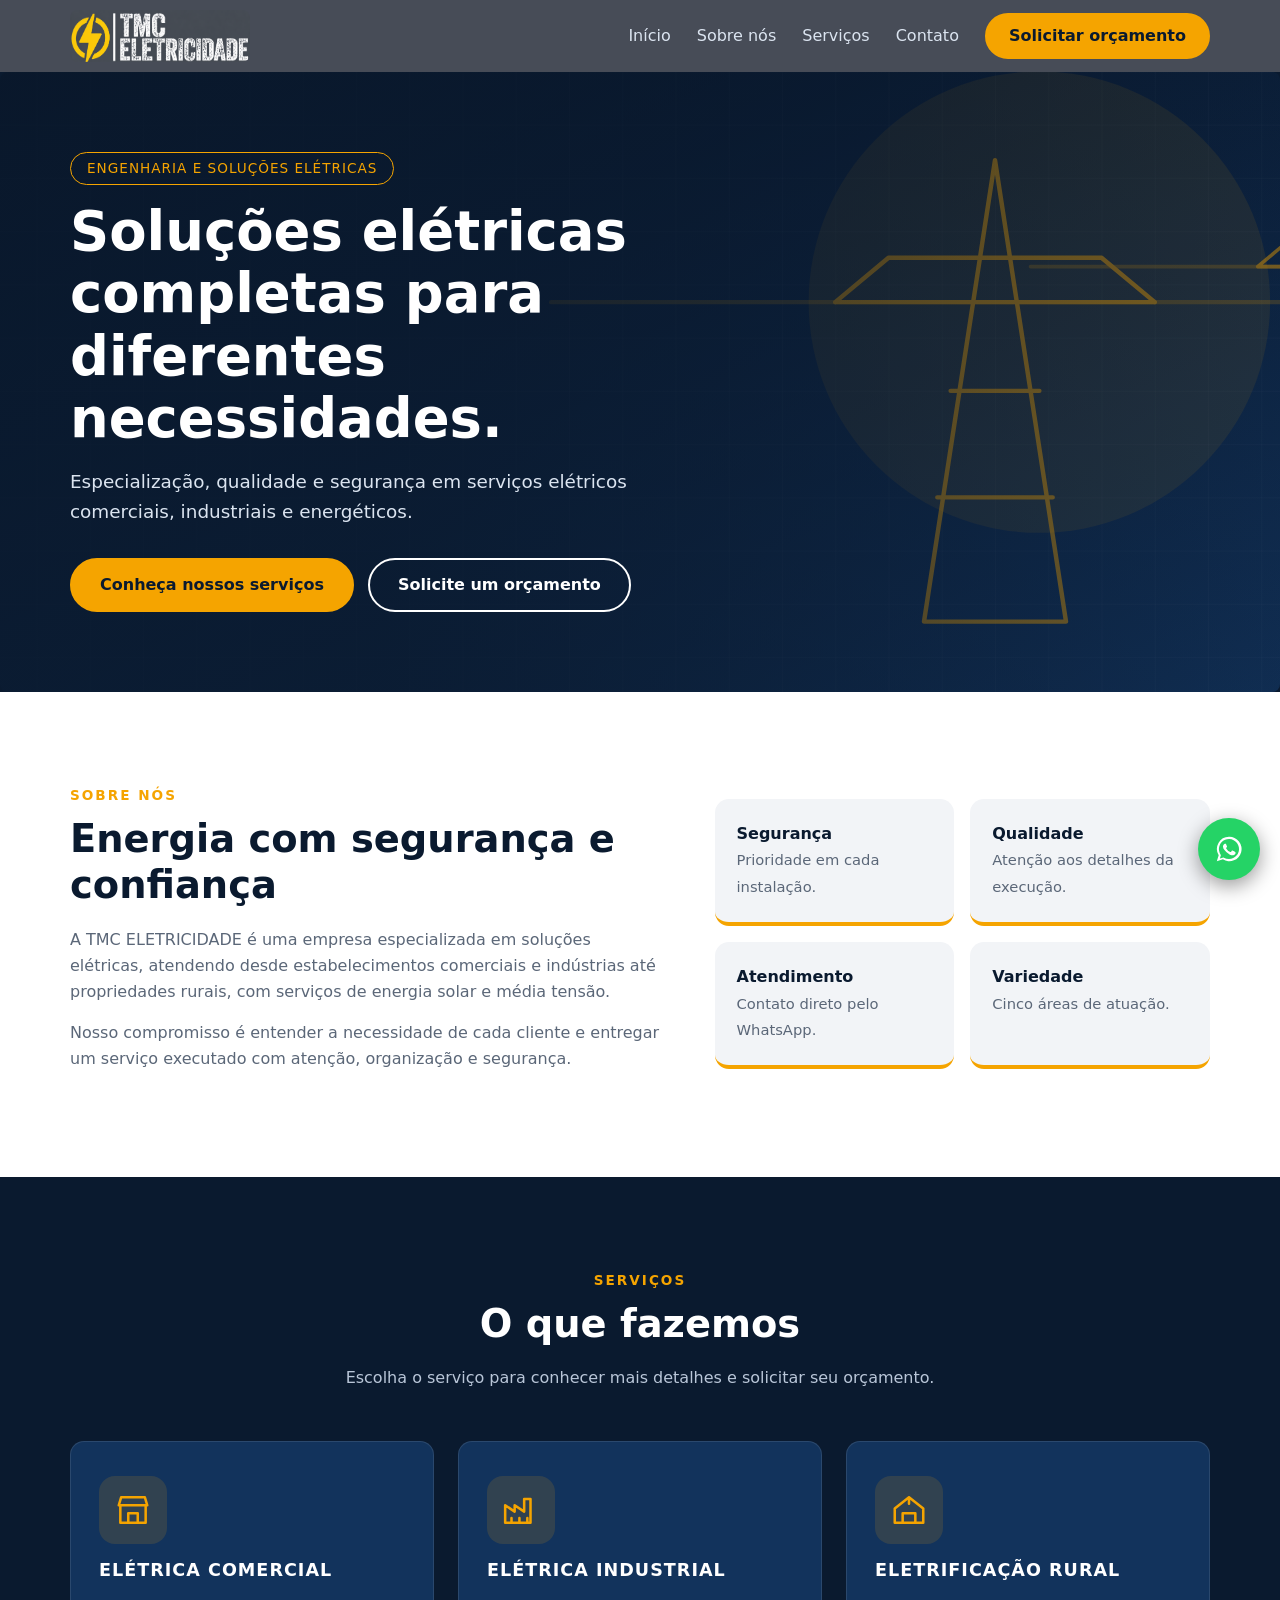
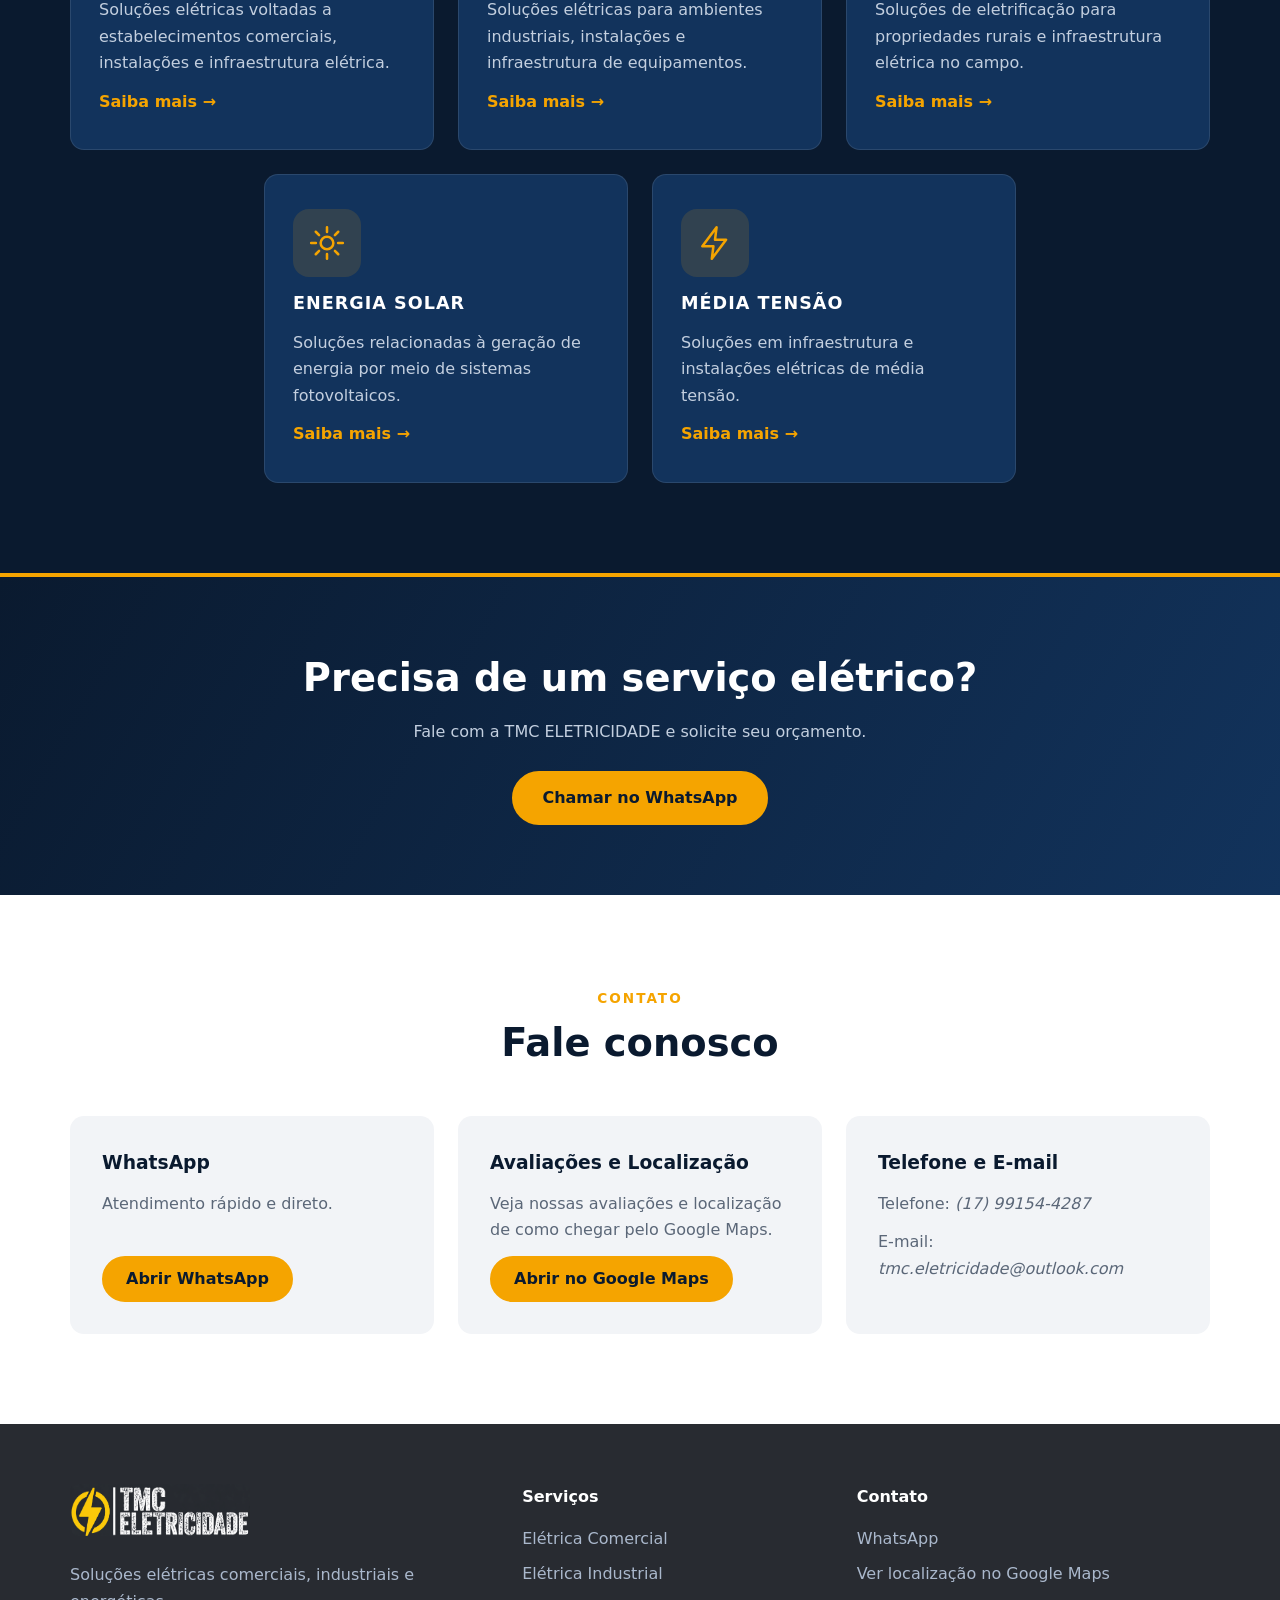
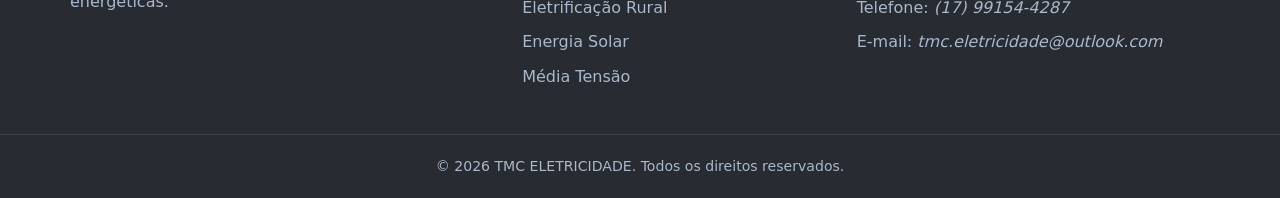
<file: index.html>
<!DOCTYPE html>
<html lang="pt-BR">

<head>
    <meta charset="UTF-8">
    <meta name="viewport" content="width=device-width, initial-scale=1">
    <title>TMC ELETRICIDADE | Soluções elétricas comerciais, industriais e energéticas</title>
    <meta name="description"
        content="TMC ELETRICIDADE: soluções elétricas completas — elétrica comercial, industrial, eletrificação rural, energia solar e média tensão. Solicite seu orçamento pelo WhatsApp.">
    <meta name="theme-color" content="#0a1a2f">
    <link rel="icon" href="img/logo.svg" type="image/svg+xml">
    <link rel="stylesheet" href="css/style.css">
</head>

<body data-page="home">
    <a class="skip" href="#main">Ir para o conteúdo</a>
    <header class="header" id="topo">
        <div class="container nav">
            <a class="logo" href="index.html" aria-label="TMC Eletricidade - página inicial"><img src="img/Logo TMC Eletricidade em Cinza Carvão.png"
                    width="180" height="52" alt="logo"></a>
            <button class="burger" id="burger" aria-label="Abrir menu" aria-expanded="false"
                aria-controls="menu"><span></span><span></span><span></span></button>
            <nav id="menu" class="menu" aria-label="Principal">
                <a href="index.html">Início</a><a href="#sobre">Sobre nós</a><a href="#servicos">Serviços</a><a
                    href="#contato">Contato</a>
                <a class="btn btn-sm" href="#" data-wa>Solicitar orçamento</a>
            </nav>
        </div>
    </header>
    <main id="main">
        <section class="hero" id="inicio"><img class="hero-bg" src="img/banner-principal.svg"
                alt="Ilustração de torres de energia e rede elétrica ao entardecer" fetchpriority="high">
            <div class="container hero-in"><span class="tag">Engenharia e soluções elétricas</span>
                <h1>Soluções elétricas completas para diferentes necessidades.</h1>
                <p>Especialização, qualidade e segurança em serviços elétricos comerciais, industriais e energéticos.
                </p>
                <div class="actions"><a class="btn" href="#servicos">Conheça nossos serviços</a><a class="btn btn-ghost"
                        href="#" data-wa>Solicite um orçamento</a></div>
            </div>
        </section>
        <section class="section" id="sobre">
            <div class="container about">
                <div><span class="eyebrow">Sobre nós</span>
                    <h2>Energia com segurança e confiança</h2>
                    <!-- EDITAR: texto institucional. Adicione tempo de mercado, certificações etc. somente quando confirmados. -->
                    <p>A TMC ELETRICIDADE é uma empresa especializada em soluções elétricas, atendendo desde
                        estabelecimentos comerciais e indústrias até propriedades rurais, com serviços de energia solar
                        e média tensão.</p>
                    <p>Nosso compromisso é entender a necessidade de cada cliente e entregar um serviço executado com
                        atenção, organização e segurança.</p>
                </div>
                <ul class="values">
                    <li><b>Segurança</b><span>Prioridade em cada instalação.</span></li>
                    <li><b>Qualidade</b><span>Atenção aos detalhes da execução.</span></li>
                    <li><b>Atendimento</b><span>Contato direto pelo WhatsApp.</span></li>
                    <li><b>Variedade</b><span>Cinco áreas de atuação.</span></li>
                </ul>
            </div>
        </section>
        <section class="section dark" id="servicos">
            <div class="container">
                <div class="head"><span class="eyebrow">Serviços</span>
                    <h2>O que fazemos</h2>
                    <p>Escolha o serviço para conhecer mais detalhes e solicitar seu orçamento.</p>
                </div>
                <div class="grid">
                    <article class="card reveal">
                        <div class="card-ico"><svg class="ico" width="38" height="38" viewBox="0 0 24 24" fill="none"
                                stroke="currentColor" stroke-width="1.6" stroke-linecap="round" stroke-linejoin="round"
                                aria-hidden="true">
                                <path d="M3 9l1.5-5h15L21 9M4 9v11h16V9M9 20v-6h6v6M3 9h18" />
                            </svg></div>
                        <h3>ELÉTRICA COMERCIAL</h3>
                        <p>Soluções elétricas voltadas a estabelecimentos comerciais, instalações e infraestrutura
                            elétrica.</p><a class="link" href="eletrica-comercial.html"
                            aria-label="Saiba mais sobre Elétrica Comercial">Saiba mais <span
                                aria-hidden="true">→</span></a>
                    </article>
                    <article class="card reveal">
                        <div class="card-ico"><svg class="ico" width="38" height="38" viewBox="0 0 24 24" fill="none"
                                stroke="currentColor" stroke-width="1.6" stroke-linecap="round" stroke-linejoin="round"
                                aria-hidden="true">
                                <path d="M2 20V9l6 4V9l6 4V5h4v15zM6 20v-3M11 20v-3M16 20v-3" />
                            </svg></div>
                        <h3>ELÉTRICA INDUSTRIAL</h3>
                        <p>Soluções elétricas para ambientes industriais, instalações e infraestrutura de equipamentos.
                        </p><a class="link" href="eletrica-industrial.html"
                            aria-label="Saiba mais sobre Elétrica Industrial">Saiba mais <span
                                aria-hidden="true">→</span></a>
                    </article>
                    <article class="card reveal">
                        <div class="card-ico"><svg class="ico" width="38" height="38" viewBox="0 0 24 24" fill="none"
                                stroke="currentColor" stroke-width="1.6" stroke-linecap="round" stroke-linejoin="round"
                                aria-hidden="true">
                                <path d="M3 11l9-7 9 7v9H3zM8 20v-6h8v6M12 4v4" />
                            </svg></div>
                        <h3>ELETRIFICAÇÃO RURAL</h3>
                        <p>Soluções de eletrificação para propriedades rurais e infraestrutura elétrica no campo.</p><a
                            class="link" href="eletrificacao-rural.html"
                            aria-label="Saiba mais sobre Eletrificação Rural">Saiba mais <span
                                aria-hidden="true">→</span></a>
                    </article>
                    <article class="card reveal">
                        <div class="card-ico"><svg class="ico" width="38" height="38" viewBox="0 0 24 24" fill="none"
                                stroke="currentColor" stroke-width="1.6" stroke-linecap="round" stroke-linejoin="round"
                                aria-hidden="true">
                                <circle cx="12" cy="12" r="4" />
                                <path
                                    d="M12 2v3M12 19v3M2 12h3M19 12h3M4.9 4.9l2.1 2.1M17 17l2.1 2.1M4.9 19.1L7 17M17 7l2.1-2.1" />
                            </svg></div>
                        <h3>ENERGIA SOLAR</h3>
                        <p>Soluções relacionadas à geração de energia por meio de sistemas fotovoltaicos.</p><a
                            class="link" href="energia-solar.html" aria-label="Saiba mais sobre Energia Solar">Saiba
                            mais <span aria-hidden="true">→</span></a>
                    </article>
                    <article class="card reveal">
                        <div class="card-ico"><svg class="ico" width="38" height="38" viewBox="0 0 24 24" fill="none"
                                stroke="currentColor" stroke-width="1.6" stroke-linecap="round" stroke-linejoin="round"
                                aria-hidden="true">
                                <path d="M13 2L4 14h7l-1 8 9-12h-7z" />
                            </svg></div>
                        <h3>MÉDIA TENSÃO</h3>
                        <p>Soluções em infraestrutura e instalações elétricas de média tensão.</p><a class="link"
                            href="media-tensao.html" aria-label="Saiba mais sobre Média Tensão">Saiba mais <span
                                aria-hidden="true">→</span></a>
                    </article>
                </div>
            </div>
        </section>
        <section class="cta">
            <div class="container">
                <h2>Precisa de um serviço elétrico?</h2>
                <p>Fale com a TMC ELETRICIDADE e solicite seu orçamento.</p><a class="btn" href="#" data-wa>Chamar no
                    WhatsApp</a>
            </div>
        </section>
        <section class="section" id="contato">
            <div class="container">
                <div class="head"><span class="eyebrow">Contato</span>
                    <h2>Fale conosco</h2>
                </div>
                <div class="contact">
                    <div class="ci">
                        <h3>WhatsApp</h3>
                        <p>Atendimento rápido e direto.</p><a class="btn btn-sm" href="#" data-wa>Abrir WhatsApp</a>
                    </div>
                    <div class="ci">
                        <h3>Avaliações e Localização</h3>
                        <p>Veja nossas avaliações e localização de como chegar pelo Google Maps.</p><a class="btn btn-sm"
                            href="https://www.google.com.br/maps/place/TMC+ELETRICIDADE/@-21.1253862,-49.0166959,17z/data=!3m1!4b1!4m6!3m5!1s0x94bc1f7feafb7d2b:0xd68297fa825734a3!8m2!3d-21.1253912!4d-49.014121!16s%2Fg%2F11ry275pjq?entry=ttu&g_ep=EgoyMDI2MTAyOC4wIKXMDSoASAFQAw%3D%3D" target="_blank"
                            rel="noopener">Abrir no Google Maps</a>
                    </div>
                    <!-- EDITAR: preencha telefone e e-mail abaixo quando disponíveis -->
                    <div class="ci">
                        <h3>Telefone e E-mail</h3>
                        <p>Telefone: <em>(17) 99154-4287</em></p>
                        <p>E-mail: <em>tmc.eletricidade@outlook.com</em></p>
                    </div>
                </div>
            </div>
        </section>
    </main>
    <footer class="footer">
        <div class="container fgrid">
            <div><a class="logo" href="index.html"><img src="img/Logo_TMC_Eletricidade_fundo_282b31.png"
                    width="180" height="52" alt="logo"></a>
                    <br>
                <p>Soluções elétricas comerciais, industriais e energéticas.</p>
            </div>
            <div>
                <h3>Serviços</h3>
                <ul>
                    <li><a href="eletrica-comercial.html">Elétrica Comercial</a></li>
                    <li><a href="eletrica-industrial.html">Elétrica Industrial</a></li>
                    <li><a href="eletrificacao-rural.html">Eletrificação Rural</a></li>
                    <li><a href="energia-solar.html">Energia Solar</a></li>
                    <li><a href="media-tensao.html">Média Tensão</a></li>
                </ul>
            </div>
            <div>
                <h3>Contato</h3>
                <ul>
                    <li><a href="#" data-wa>WhatsApp</a></li>
                    <li><a href="https://www.google.com.br/maps/place/TMC+ELETRICIDADE/@-21.1253862,-49.0166959,17z/data=!3m1!4b1!4m6!3m5!1s0x94bc1f7feafb7d2b:0xd68297fa825734a3!8m2!3d-21.1253912!4d-49.014121!16s%2Fg%2F11ry275pjq?entry=ttu&g_ep=EgoyMDI2MTAyOC4wIKXMDSoASAFQAw%3D%3D" target="_blank"
                            rel="noopener">Ver localização no Google Maps</a></li>
                    <!-- EDITAR: telefone e e-mail quando disponíveis -->
                    <li>Telefone: <em>(17) 99154-4287</em></li>
                    <li>E-mail: <em>tmc.eletricidade@outlook.com</em></li>
                </ul>
            </div>
        </div>
        <div class="copy">© <span id="year">2026</span> TMC ELETRICIDADE. Todos os direitos reservados.</div>
    </footer>
    <a class="wa-float" id="waFloat" href="#" target="_blank" rel="noopener" aria-label="Falar pelo WhatsApp"><svg
            width="30" height="30" viewBox="0 0 32 32" fill="#fff" aria-hidden="true">
            <path
                d="M16 3a13 13 0 00-11 19.7L3 29l6.5-2A13 13 0 1016 3zm0 23.7a10.700 10.700 0 01-5.500-1.500l-.4-.2-3.800 1.100 1.100-3.700-.3-.4A10.700 10.700 0 1116 26.700zm5.900-8c-.3-.2-1.900-.9-2.200-1s-.5-.2-.7.200-.8 1-1 1.200-.4.200-.7.100a8.700 8.700 0 01-4.300-3.800c-.3-.6.300-.5.900-1.700.1-.2 0-.4 0-.5l-1-2.300c-.2-.6-.5-.5-.7-.5h-.6a1.200 1.200 0 00-.9.400 3.700 3.700 0 00-1.100 2.700 6.400 6.400 0 001.400 3.400 14.700 14.700 0 005.600 4.900c2.100.9 2.900.9 4 .8a3.400 3.400 0 002.200-1.500 2.700 2.700 0 00.2-1.500c-.1-.2-.3-.3-.6-.4z" />
        </svg></a>
    <script src="js/script.js"></script>
</body>

</html>
</file>
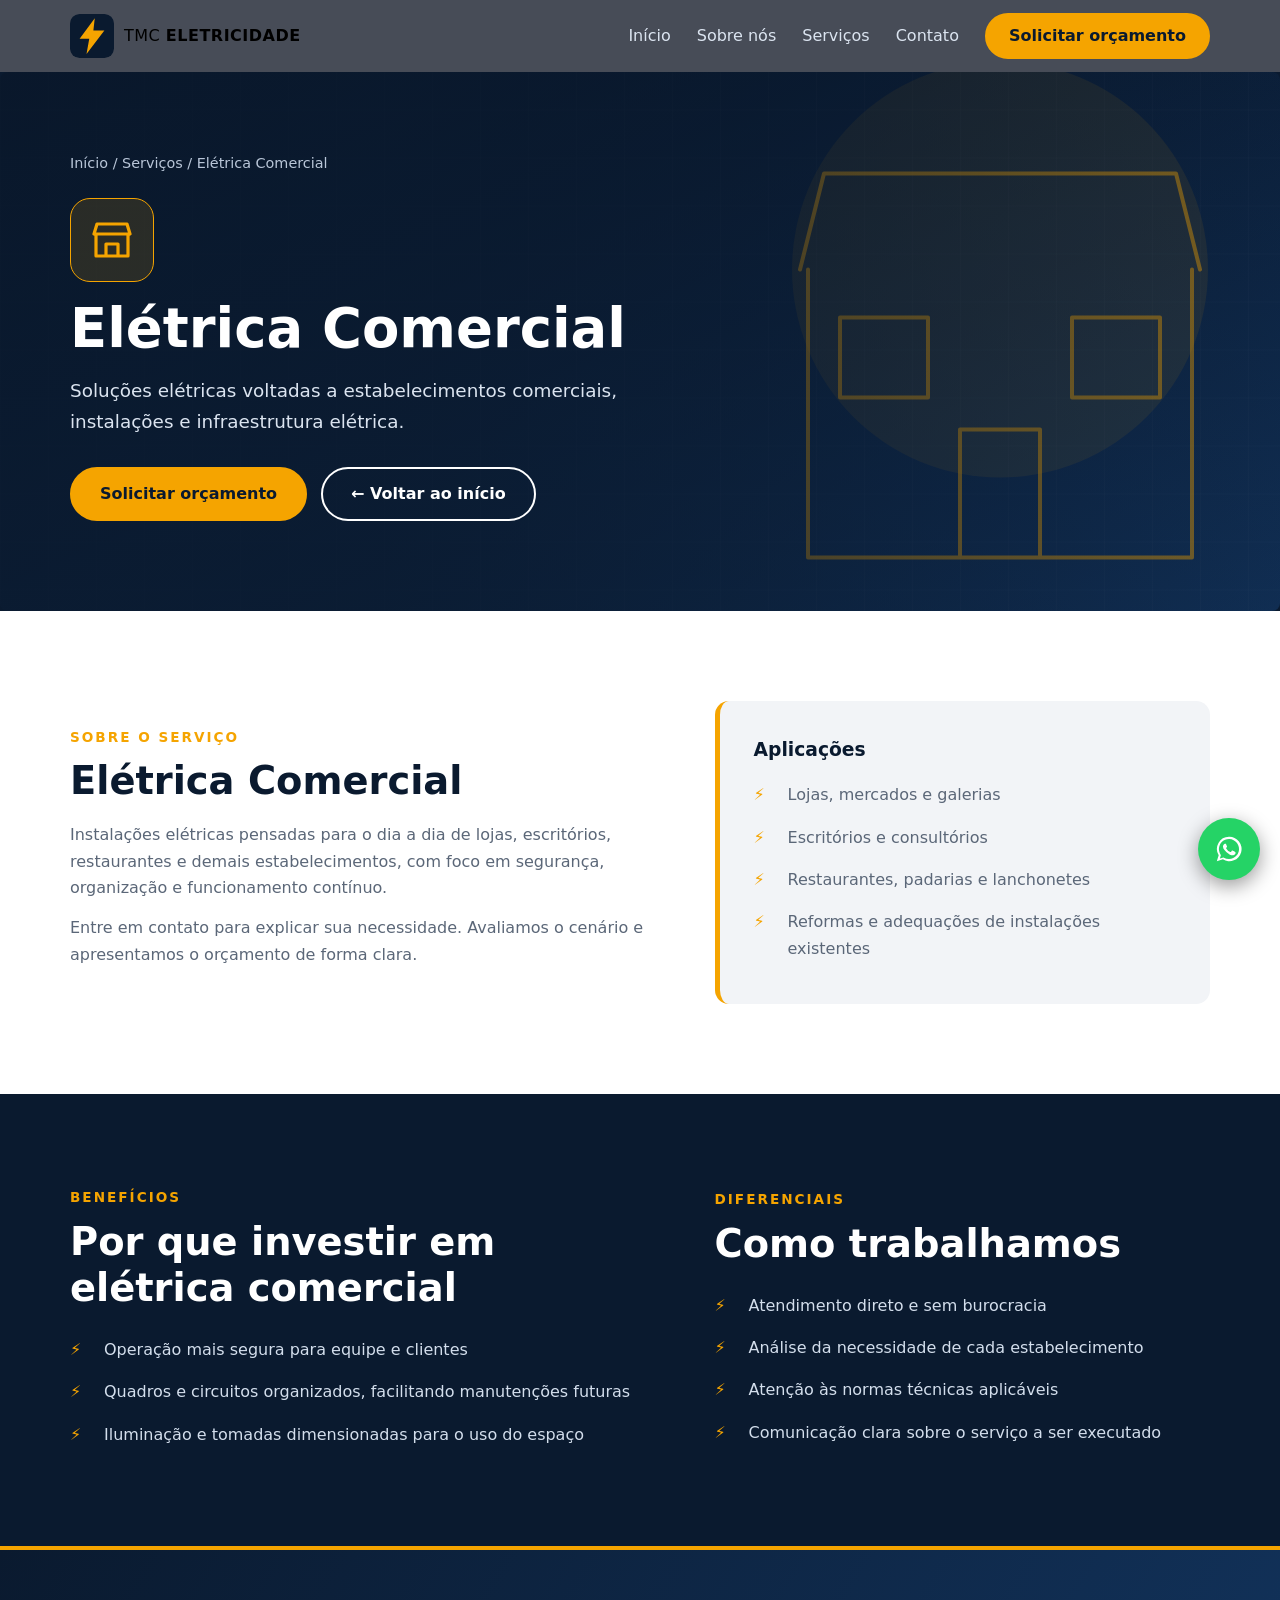
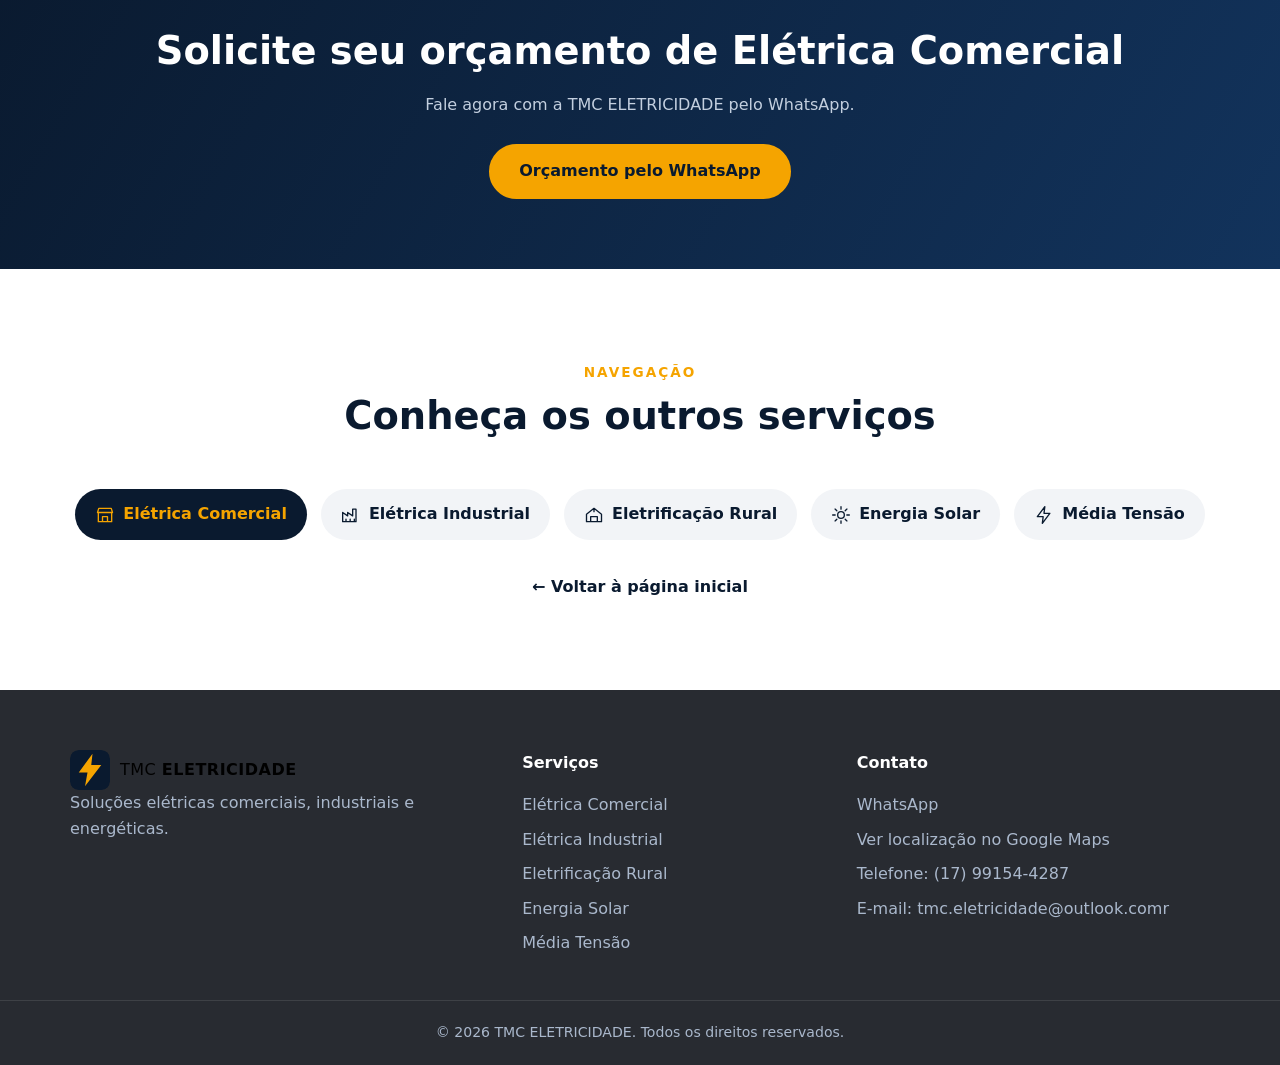
<file: eletrica-comercial.html>
<!DOCTYPE html>
<html lang="pt-BR">

<head>
    <meta charset="UTF-8">
    <meta name="viewport" content="width=device-width, initial-scale=1">
    <title>Elétrica Comercial | TMC ELETRICIDADE</title>
    <meta name="description"
        content="Elétrica Comercial com a TMC ELETRICIDADE. Soluções elétricas voltadas a estabelecimentos comerciais, instalações e infraestrutura elétrica. Solicite orçamento pelo WhatsApp.">
    <meta name="theme-color" content="#0a1a2f">
    <link rel="icon" href="img/logo.svg" type="image/svg+xml">
    <link rel="stylesheet" href="css/style.css">
</head>

<body data-page="eletrica-comercial">
    <a class="skip" href="#main">Ir para o conteúdo</a>
    <header class="header" id="topo">
        <div class="container nav">
            <a class="logo" href="index.html" aria-label="TMC Eletricidade - página inicial"><img src="img/logo.svg"
                    width="44" height="44" alt=""><span>TMC <b>ELETRICIDADE</b></span></a>
            <button class="burger" id="burger" aria-label="Abrir menu" aria-expanded="false"
                aria-controls="menu"><span></span><span></span><span></span></button>
            <nav id="menu" class="menu" aria-label="Principal">
                <a href="index.html">Início</a><a href="index.html#sobre">Sobre nós</a><a
                    href="index.html#servicos">Serviços</a><a href="index.html#contato">Contato</a>
                <a class="btn btn-sm" href="#" data-wa>Solicitar orçamento</a>
            </nav>
        </div>
    </header>
    <main id="main">
        <section class="banner"><img class="hero-bg" src="img/eletrica-comercial.svg"
                alt="Ilustração do serviço de Elétrica Comercial" fetchpriority="high">
            <div class="container hero-in">
                <nav class="crumb" aria-label="Você está em"><a href="index.html">Início</a> / <a
                        href="index.html#servicos">Serviços</a> / Elétrica Comercial</nav>
                <div class="big-ico"><svg class="ico" width="48" height="48" viewBox="0 0 24 24" fill="none"
                        stroke="currentColor" stroke-width="1.6" stroke-linecap="round" stroke-linejoin="round"
                        aria-hidden="true">
                        <path d="M3 9l1.5-5h15L21 9M4 9v11h16V9M9 20v-6h6v6M3 9h18" />
                    </svg></div>
                <h1>Elétrica Comercial</h1>
                <p>Soluções elétricas voltadas a estabelecimentos comerciais, instalações e infraestrutura elétrica.</p>
                <div class="actions"><a class="btn" href="#" data-wa>Solicitar orçamento</a><a class="btn btn-ghost"
                        href="index.html">← Voltar ao início</a></div>
            </div>
        </section>
        <section class="section">
            <div class="container two">
                <div><span class="eyebrow">Sobre o serviço</span>
                    <h2>Elétrica Comercial</h2>
                    <p>Instalações elétricas pensadas para o dia a dia de lojas, escritórios, restaurantes e demais
                        estabelecimentos, com foco em segurança, organização e funcionamento contínuo.</p>
                    <p>Entre em contato para explicar sua necessidade. Avaliamos o cenário e apresentamos o orçamento de
                        forma clara.</p>
                </div>
                <div class="panel">
                    <h3>Aplicações</h3>
                    <ul class="check">
                        <li>Lojas, mercados e galerias</li>
                        <li>Escritórios e consultórios</li>
                        <li>Restaurantes, padarias e lanchonetes</li>
                        <li>Reformas e adequações de instalações existentes</li>
                    </ul>
                </div>
            </div>
        </section>
        <section class="section dark">
            <div class="container two">
                <div><span class="eyebrow">Benefícios</span>
                    <h2>Por que investir em elétrica comercial</h2>
                    <ul class="check">
                        <li>Operação mais segura para equipe e clientes</li>
                        <li>Quadros e circuitos organizados, facilitando manutenções futuras</li>
                        <li>Iluminação e tomadas dimensionadas para o uso do espaço</li>
                    </ul>
                </div>
                <div><span class="eyebrow">Diferenciais</span>
                    <h2>Como trabalhamos</h2><!-- EDITAR: inclua certificações e garantias somente se confirmadas -->
                    <ul class="check">
                        <li>Atendimento direto e sem burocracia</li>
                        <li>Análise da necessidade de cada estabelecimento</li>
                        <li>Atenção às normas técnicas aplicáveis</li>
                        <li>Comunicação clara sobre o serviço a ser executado</li>
                    </ul>
                </div>
            </div>
        </section>
        <section class="cta">
            <div class="container">
                <h2>Solicite seu orçamento de Elétrica Comercial</h2>
                <p>Fale agora com a TMC ELETRICIDADE pelo WhatsApp.</p><a class="btn" href="#" data-wa>Orçamento pelo
                    WhatsApp</a>
            </div>
        </section>
        <section class="section">
            <div class="container">
                <div class="head"><span class="eyebrow">Navegação</span>
                    <h2>Conheça os outros serviços</h2>
                </div>
                <div class="chips"><a class="chip on" href="eletrica-comercial.html"><svg class="ico" width="20"
                            height="20" viewBox="0 0 24 24" fill="none" stroke="currentColor" stroke-width="1.6"
                            stroke-linecap="round" stroke-linejoin="round" aria-hidden="true">
                            <path d="M3 9l1.5-5h15L21 9M4 9v11h16V9M9 20v-6h6v6M3 9h18" />
                        </svg>Elétrica Comercial</a><a class="chip" href="eletrica-industrial.html"><svg class="ico"
                            width="20" height="20" viewBox="0 0 24 24" fill="none" stroke="currentColor"
                            stroke-width="1.6" stroke-linecap="round" stroke-linejoin="round" aria-hidden="true">
                            <path d="M2 20V9l6 4V9l6 4V5h4v15zM6 20v-3M11 20v-3M16 20v-3" />
                        </svg>Elétrica Industrial</a><a class="chip" href="eletrificacao-rural.html"><svg class="ico"
                            width="20" height="20" viewBox="0 0 24 24" fill="none" stroke="currentColor"
                            stroke-width="1.6" stroke-linecap="round" stroke-linejoin="round" aria-hidden="true">
                            <path d="M3 11l9-7 9 7v9H3zM8 20v-6h8v6M12 4v4" />
                        </svg>Eletrificação Rural</a><a class="chip" href="energia-solar.html"><svg class="ico"
                            width="20" height="20" viewBox="0 0 24 24" fill="none" stroke="currentColor"
                            stroke-width="1.6" stroke-linecap="round" stroke-linejoin="round" aria-hidden="true">
                            <circle cx="12" cy="12" r="4" />
                            <path
                                d="M12 2v3M12 19v3M2 12h3M19 12h3M4.9 4.9l2.1 2.1M17 17l2.1 2.1M4.9 19.1L7 17M17 7l2.1-2.1" />
                        </svg>Energia Solar</a><a class="chip" href="media-tensao.html"><svg class="ico" width="20"
                            height="20" viewBox="0 0 24 24" fill="none" stroke="currentColor" stroke-width="1.6"
                            stroke-linecap="round" stroke-linejoin="round" aria-hidden="true">
                            <path d="M13 2L4 14h7l-1 8 9-12h-7z" />
                        </svg>Média Tensão</a></div>
                <p class="back"><a class="link" href="index.html">← Voltar à página inicial</a></p>
            </div>
        </section>
    </main>
    <footer class="footer">
        <div class="container fgrid">
            <div><a class="logo" href="index.html"><img src="img/logo.svg" width="40" height="40" alt=""><span>TMC
                        <b>ELETRICIDADE</b></span></a>
                <p>Soluções elétricas comerciais, industriais e energéticas.</p>
            </div>
            <div>
                <h3>Serviços</h3>
                <ul>
                    <li><a href="eletrica-comercial.html">Elétrica Comercial</a></li>
                    <li><a href="eletrica-industrial.html">Elétrica Industrial</a></li>
                    <li><a href="eletrificacao-rural.html">Eletrificação Rural</a></li>
                    <li><a href="energia-solar.html">Energia Solar</a></li>
                    <li><a href="media-tensao.html">Média Tensão</a></li>
                </ul>
            </div>
            <div>
                <h3>Contato</h3>
                <ul>
                    <li><a href="#" data-wa>WhatsApp</a></li>
                    <li><a href="https://www.google.com.br/maps/place/TMC+ELETRICIDADE/@-21.1253862,-49.0166959,17z/data=!3m1!4b1!4m6!3m5!1s0x94bc1f7feafb7d2b:0xd68297fa825734a3!8m2!3d-21.1253912!4d-49.014121!16s%2Fg%2F11ry275pjq?entry=ttu&g_ep=EgoyMDI2MTAyOC4wIKXMDSoASAFQAw%3D%3D" target="_blank"
                            rel="noopener">Ver localização no Google Maps</a></li>
                    <!-- EDITAR: telefone e e-mail quando disponíveis -->
                    <li>Telefone: <a href="tel:+5517991544287">(17) 99154-4287</a></li>
                    <li>E-mail: <a href="mailto:tmc.eletricidade@outlook.com">tmc.eletricidade@outlook.comr</a></li>
                </ul>
            </div>
        </div>
        <div class="copy">© <span id="year">2026</span> TMC ELETRICIDADE. Todos os direitos reservados.</div>
    </footer>
    <a class="wa-float" id="waFloat" href="#" target="_blank" rel="noopener" aria-label="Falar pelo WhatsApp"><svg
            width="30" height="30" viewBox="0 0 32 32" fill="#fff" aria-hidden="true">
            <path
                d="M16 3a13 13 0 00-11 19.7L3 29l6.5-2A13 13 0 1016 3zm0 23.7a10.700 10.700 0 01-5.500-1.500l-.4-.2-3.800 1.100 1.100-3.700-.3-.4A10.700 10.700 0 1116 26.700zm5.900-8c-.3-.2-1.900-.9-2.200-1s-.5-.2-.7.200-.8 1-1 1.200-.4.200-.7.100a8.700 8.700 0 01-4.300-3.800c-.3-.6.300-.5.900-1.700.1-.2 0-.4 0-.5l-1-2.300c-.2-.6-.5-.5-.7-.5h-.6a1.200 1.200 0 00-.9.400 3.700 3.700 0 00-1.100 2.700 6.400 6.400 0 001.400 3.400 14.700 14.700 0 005.600 4.900c2.100.9 2.900.9 4 .8a3.400 3.400 0 002.200-1.500 2.700 2.700 0 00.2-1.500c-.1-.2-.3-.3-.6-.4z" />
        </svg></a>
    <script src="js/script.js"></script>
</body>

</html>
</file>
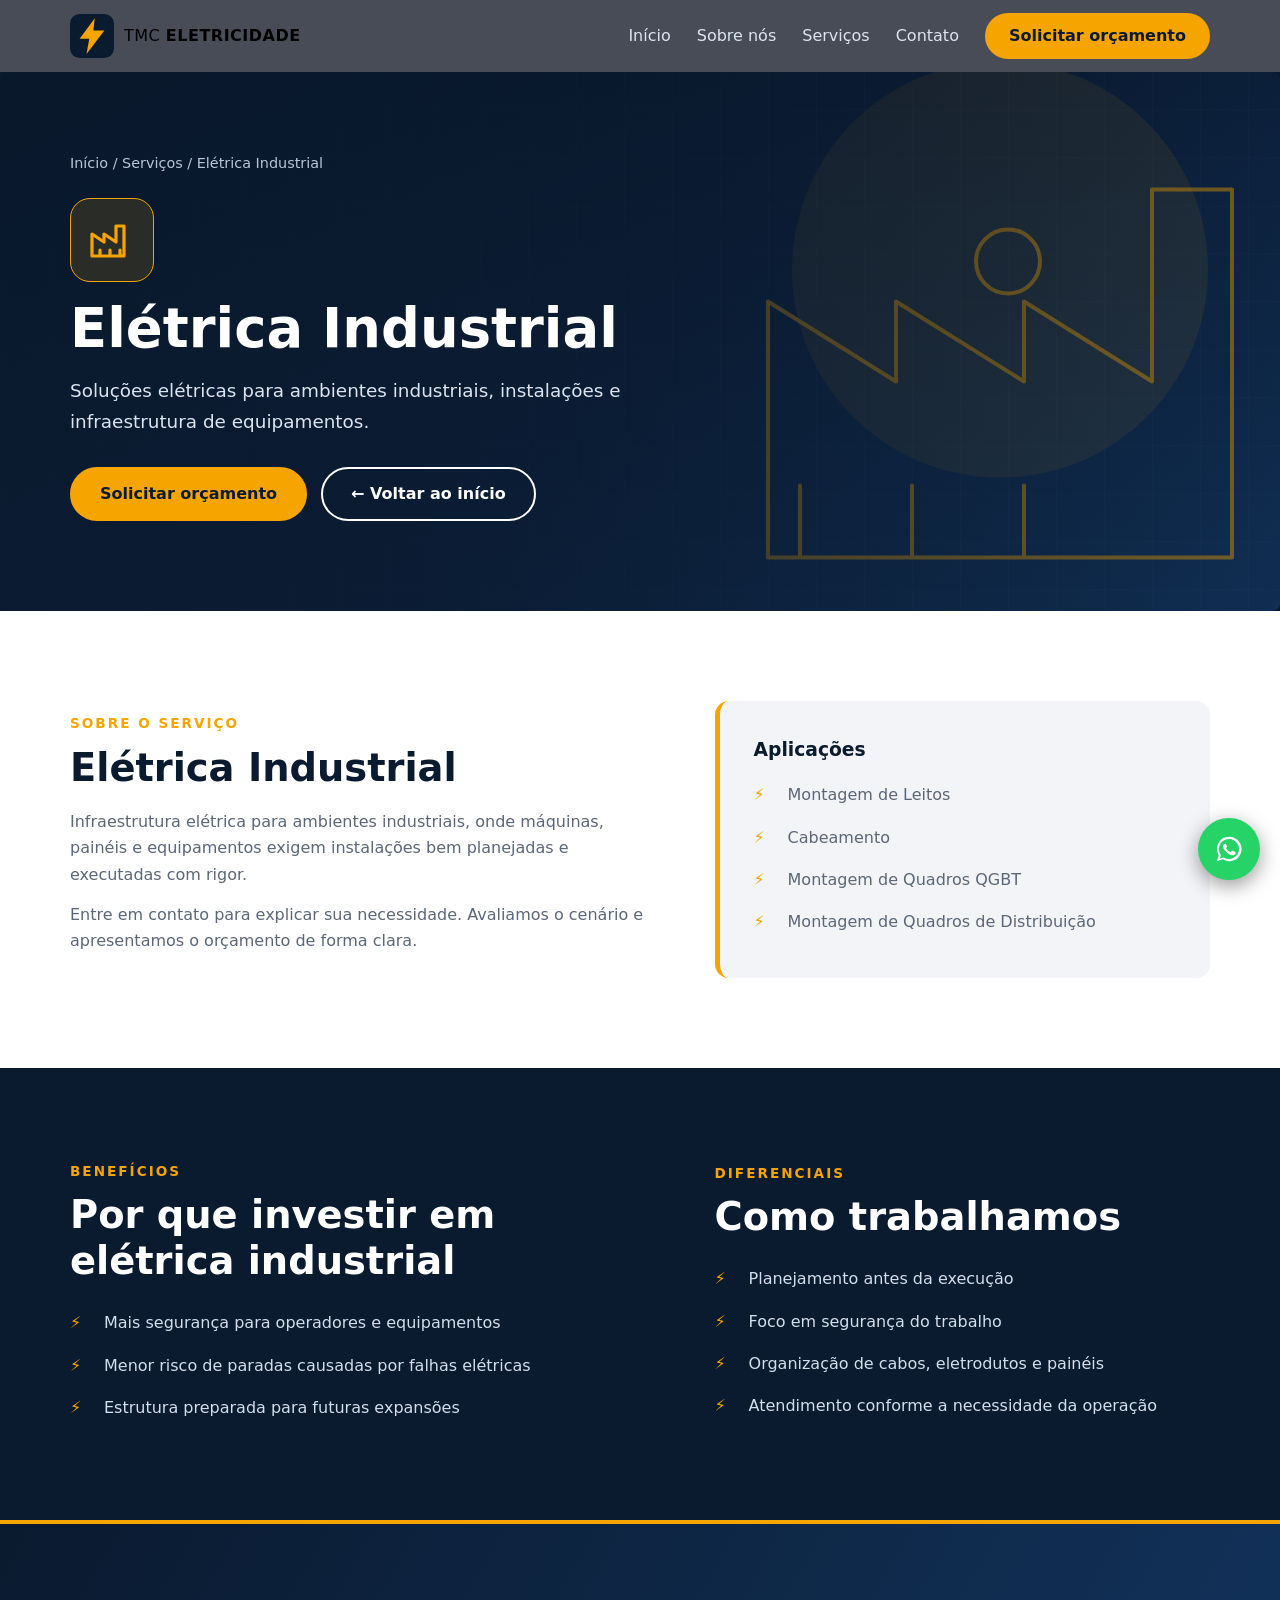
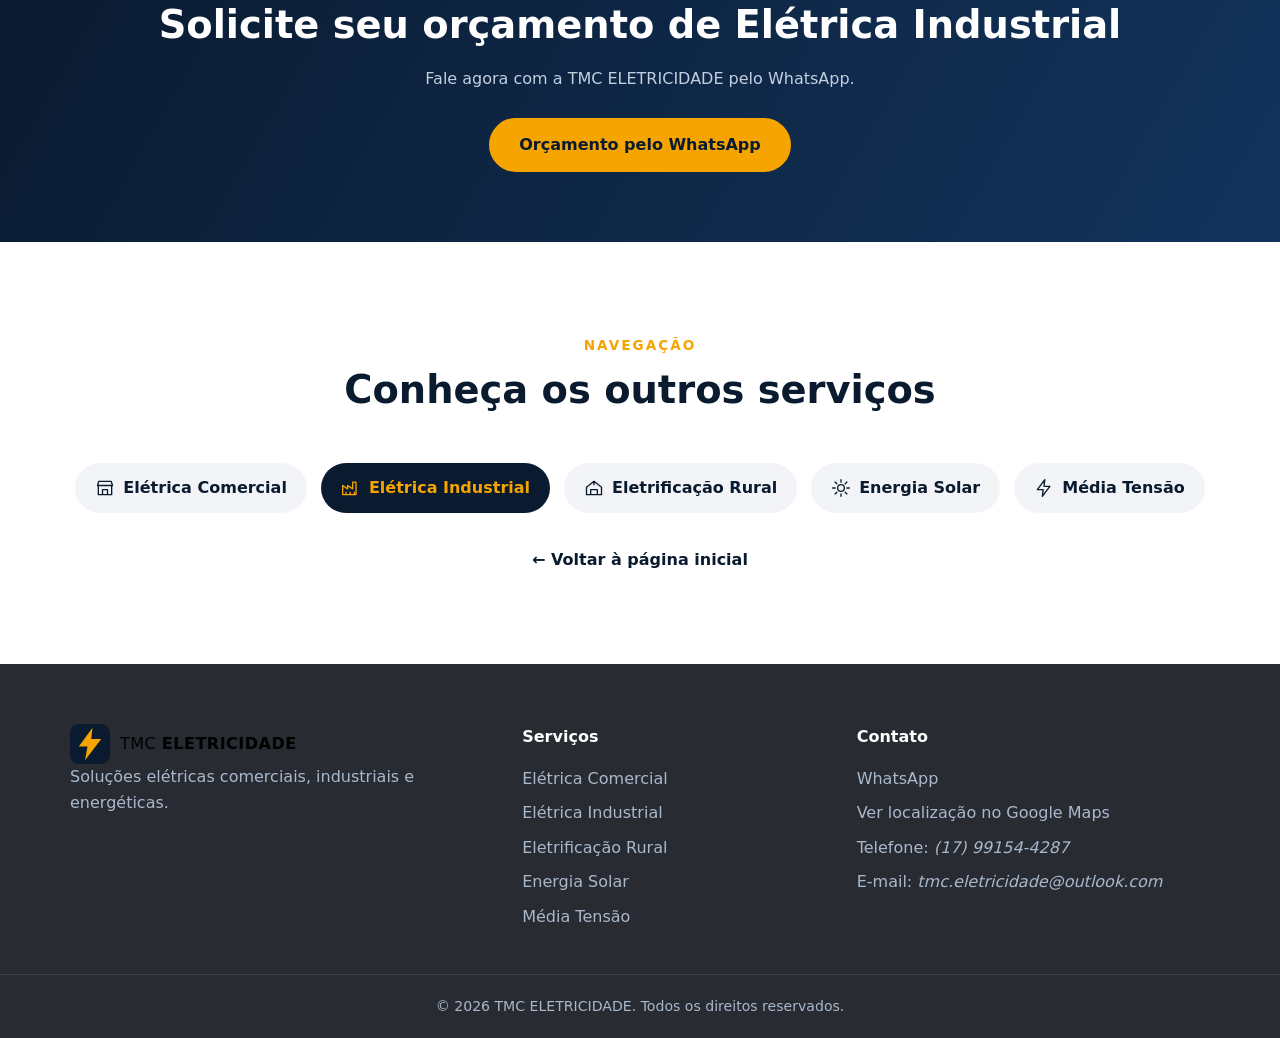
<file: eletrica-industrial.html>
<!DOCTYPE html>
<html lang="pt-BR">

<head>
    <meta charset="UTF-8">
    <meta name="viewport" content="width=device-width, initial-scale=1">
    <title>Elétrica Industrial | TMC ELETRICIDADE</title>
    <meta name="description"
        content="Elétrica Industrial com a TMC ELETRICIDADE. Soluções elétricas para ambientes industriais, instalações e infraestrutura de equipamentos. Solicite orçamento pelo WhatsApp.">
    <meta name="theme-color" content="#0a1a2f">
    <link rel="icon" href="img/logo.svg" type="image/svg+xml">
    <link rel="stylesheet" href="css/style.css">
</head>

<body data-page="eletrica-industrial">
    <a class="skip" href="#main">Ir para o conteúdo</a>
    <header class="header" id="topo">
        <div class="container nav">
            <a class="logo" href="index.html" aria-label="TMC Eletricidade - página inicial"><img src="img/logo.svg"
                    width="44" height="44" alt=""><span>TMC <b>ELETRICIDADE</b></span></a>
            <button class="burger" id="burger" aria-label="Abrir menu" aria-expanded="false"
                aria-controls="menu"><span></span><span></span><span></span></button>
            <nav id="menu" class="menu" aria-label="Principal">
                <a href="index.html">Início</a><a href="index.html#sobre">Sobre nós</a><a
                    href="index.html#servicos">Serviços</a><a href="index.html#contato">Contato</a>
                <a class="btn btn-sm" href="#" data-wa>Solicitar orçamento</a>
            </nav>
        </div>
    </header>
    <main id="main">
        <section class="banner"><img class="hero-bg" src="img/eletrica-industrial.svg"
                alt="Ilustração do serviço de Elétrica Industrial" fetchpriority="high">
            <div class="container hero-in">
                <nav class="crumb" aria-label="Você está em"><a href="index.html">Início</a> / <a
                        href="index.html#servicos">Serviços</a> / Elétrica Industrial</nav>
                <div class="big-ico"><svg class="ico" width="48" height="48" viewBox="0 0 24 24" fill="none"
                        stroke="currentColor" stroke-width="1.6" stroke-linecap="round" stroke-linejoin="round"
                        aria-hidden="true">
                        <path d="M2 20V9l6 4V9l6 4V5h4v15zM6 20v-3M11 20v-3M16 20v-3" />
                    </svg></div>
                <h1>Elétrica Industrial</h1>
                <p>Soluções elétricas para ambientes industriais, instalações e infraestrutura de equipamentos.</p>
                <div class="actions"><a class="btn" href="#" data-wa>Solicitar orçamento</a><a class="btn btn-ghost"
                        href="index.html">← Voltar ao início</a></div>
            </div>
        </section>
        <section class="section">
            <div class="container two">
                <div><span class="eyebrow">Sobre o serviço</span>
                    <h2>Elétrica Industrial</h2>
                    <p>Infraestrutura elétrica para ambientes industriais, onde máquinas, painéis e equipamentos exigem
                        instalações bem planejadas e executadas com rigor.</p>
                    <p>Entre em contato para explicar sua necessidade. Avaliamos o cenário e apresentamos o orçamento de
                        forma clara.</p>
                </div>
                <div class="panel">
                    <h3>Aplicações</h3>
                    <ul class="check">
                        <li>Montagem de Leitos</li>
                        <li>Cabeamento</li>
                        <li>Montagem de Quadros QGBT</li>
                        <li>Montagem de Quadros de Distribuição</li>
                    </ul>
                </div>
            </div>
        </section>
        <section class="section dark">
            <div class="container two">
                <div><span class="eyebrow">Benefícios</span>
                    <h2>Por que investir em elétrica industrial</h2>
                    <ul class="check">
                        <li>Mais segurança para operadores e equipamentos</li>
                        <li>Menor risco de paradas causadas por falhas elétricas</li>
                        <li>Estrutura preparada para futuras expansões</li>
                    </ul>
                </div>
                <div><span class="eyebrow">Diferenciais</span>
                    <h2>Como trabalhamos</h2><!-- EDITAR: inclua certificações e garantias somente se confirmadas -->
                    <ul class="check">
                        <li>Planejamento antes da execução</li>
                        <li>Foco em segurança do trabalho</li>
                        <li>Organização de cabos, eletrodutos e painéis</li>
                        <li>Atendimento conforme a necessidade da operação</li>
                    </ul>
                </div>
            </div>
        </section>
        <section class="cta">
            <div class="container">
                <h2>Solicite seu orçamento de Elétrica Industrial</h2>
                <p>Fale agora com a TMC ELETRICIDADE pelo WhatsApp.</p><a class="btn" href="#" data-wa>Orçamento pelo
                    WhatsApp</a>
            </div>
        </section>
        <section class="section">
            <div class="container">
                <div class="head"><span class="eyebrow">Navegação</span>
                    <h2>Conheça os outros serviços</h2>
                </div>
                <div class="chips"><a class="chip" href="eletrica-comercial.html"><svg class="ico" width="20"
                            height="20" viewBox="0 0 24 24" fill="none" stroke="currentColor" stroke-width="1.6"
                            stroke-linecap="round" stroke-linejoin="round" aria-hidden="true">
                            <path d="M3 9l1.5-5h15L21 9M4 9v11h16V9M9 20v-6h6v6M3 9h18" />
                        </svg>Elétrica Comercial</a><a class="chip on" href="eletrica-industrial.html"><svg class="ico"
                            width="20" height="20" viewBox="0 0 24 24" fill="none" stroke="currentColor"
                            stroke-width="1.6" stroke-linecap="round" stroke-linejoin="round" aria-hidden="true">
                            <path d="M2 20V9l6 4V9l6 4V5h4v15zM6 20v-3M11 20v-3M16 20v-3" />
                        </svg>Elétrica Industrial</a><a class="chip" href="eletrificacao-rural.html"><svg class="ico"
                            width="20" height="20" viewBox="0 0 24 24" fill="none" stroke="currentColor"
                            stroke-width="1.6" stroke-linecap="round" stroke-linejoin="round" aria-hidden="true">
                            <path d="M3 11l9-7 9 7v9H3zM8 20v-6h8v6M12 4v4" />
                        </svg>Eletrificação Rural</a><a class="chip" href="energia-solar.html"><svg class="ico"
                            width="20" height="20" viewBox="0 0 24 24" fill="none" stroke="currentColor"
                            stroke-width="1.6" stroke-linecap="round" stroke-linejoin="round" aria-hidden="true">
                            <circle cx="12" cy="12" r="4" />
                            <path
                                d="M12 2v3M12 19v3M2 12h3M19 12h3M4.9 4.9l2.1 2.1M17 17l2.1 2.1M4.9 19.1L7 17M17 7l2.1-2.1" />
                        </svg>Energia Solar</a><a class="chip" href="media-tensao.html"><svg class="ico" width="20"
                            height="20" viewBox="0 0 24 24" fill="none" stroke="currentColor" stroke-width="1.6"
                            stroke-linecap="round" stroke-linejoin="round" aria-hidden="true">
                            <path d="M13 2L4 14h7l-1 8 9-12h-7z" />
                        </svg>Média Tensão</a></div>
                <p class="back"><a class="link" href="index.html">← Voltar à página inicial</a></p>
            </div>
        </section>
    </main>
    <footer class="footer">
        <div class="container fgrid">
            <div><a class="logo" href="index.html"><img src="img/logo.svg" width="40" height="40" alt=""><span>TMC
                        <b>ELETRICIDADE</b></span></a>
                <p>Soluções elétricas comerciais, industriais e energéticas.</p>
            </div>
            <div>
                <h3>Serviços</h3>
                <ul>
                    <li><a href="eletrica-comercial.html">Elétrica Comercial</a></li>
                    <li><a href="eletrica-industrial.html">Elétrica Industrial</a></li>
                    <li><a href="eletrificacao-rural.html">Eletrificação Rural</a></li>
                    <li><a href="energia-solar.html">Energia Solar</a></li>
                    <li><a href="media-tensao.html">Média Tensão</a></li>
                </ul>
            </div>
            <div>
                <h3>Contato</h3>
                <ul>
                    <li><a href="#" data-wa>WhatsApp</a></li>
                    <li><a href="https://www.google.com.br/maps/place/TMC+ELETRICIDADE/@-21.1253862,-49.0166959,17z/data=!3m1!4b1!4m6!3m5!1s0x94bc1f7feafb7d2b:0xd68297fa825734a3!8m2!3d-21.1253912!4d-49.014121!16s%2Fg%2F11ry275pjq?entry=ttu&g_ep=EgoyMDI2MTAyOC4wIKXMDSoASAFQAw%3D%3D" target="_blank"
                            rel="noopener">Ver localização no Google Maps</a></li>
                    <!-- EDITAR: telefone e e-mail quando disponíveis -->
                    <li>Telefone: <em>(17) 99154-4287</em></li>
                    <li>E-mail: <em>tmc.eletricidade@outlook.com</em></li>
                </ul>
            </div>
        </div>
        <div class="copy">© <span id="year">2026</span> TMC ELETRICIDADE. Todos os direitos reservados.</div>
    </footer>
    <a class="wa-float" id="waFloat" href="#" target="_blank" rel="noopener" aria-label="Falar pelo WhatsApp"><svg
            width="30" height="30" viewBox="0 0 32 32" fill="#fff" aria-hidden="true">
            <path
                d="M16 3a13 13 0 00-11 19.7L3 29l6.5-2A13 13 0 1016 3zm0 23.7a10.700 10.700 0 01-5.500-1.500l-.4-.2-3.800 1.100 1.100-3.700-.3-.4A10.700 10.700 0 1116 26.700zm5.900-8c-.3-.2-1.900-.9-2.200-1s-.5-.2-.7.200-.8 1-1 1.200-.4.200-.7.100a8.700 8.700 0 01-4.300-3.800c-.3-.6.300-.5.900-1.700.1-.2 0-.4 0-.5l-1-2.300c-.2-.6-.5-.5-.7-.5h-.6a1.200 1.200 0 00-.9.400 3.700 3.700 0 00-1.100 2.700 6.400 6.400 0 001.400 3.400 14.700 14.700 0 005.600 4.900c2.100.9 2.900.9 4 .8a3.400 3.400 0 002.200-1.500 2.700 2.700 0 00.2-1.500c-.1-.2-.3-.3-.6-.4z" />
        </svg></a>
    <script src="js/script.js"></script>
</body>

</html>
</file>
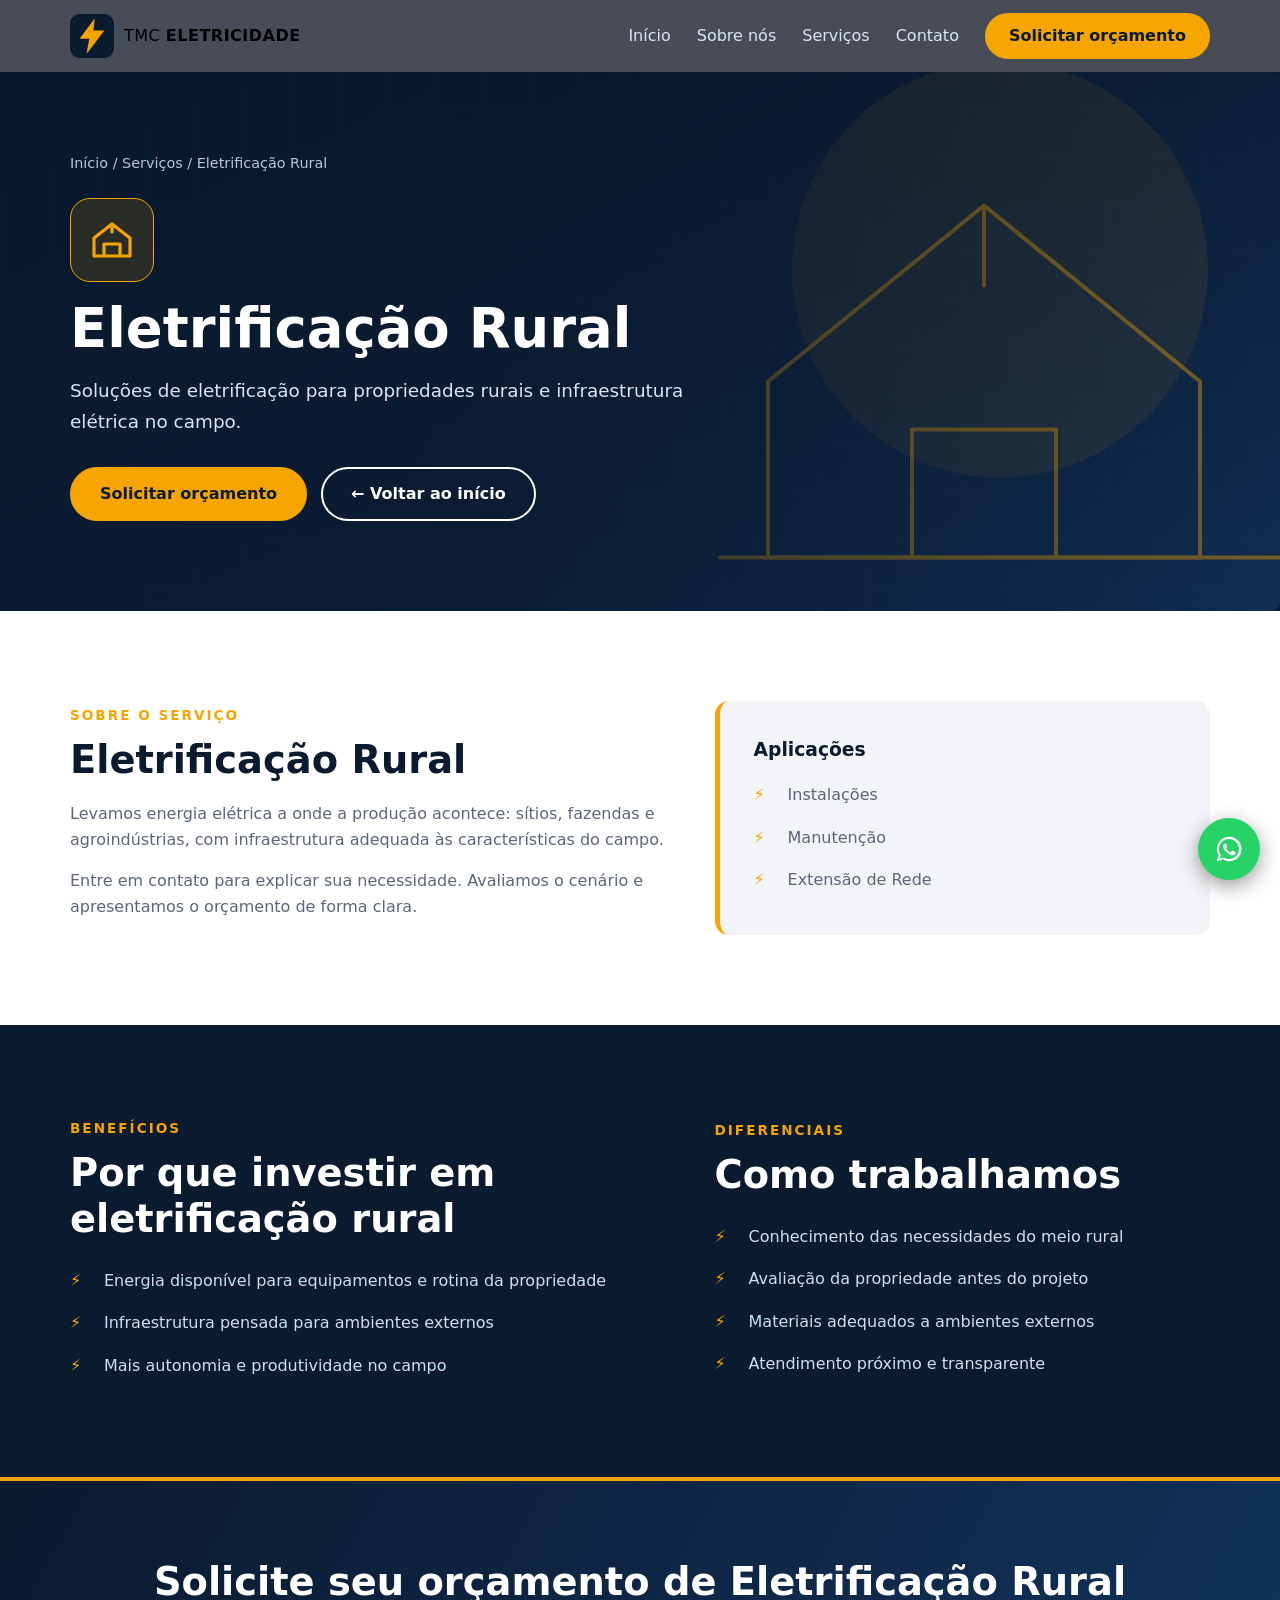
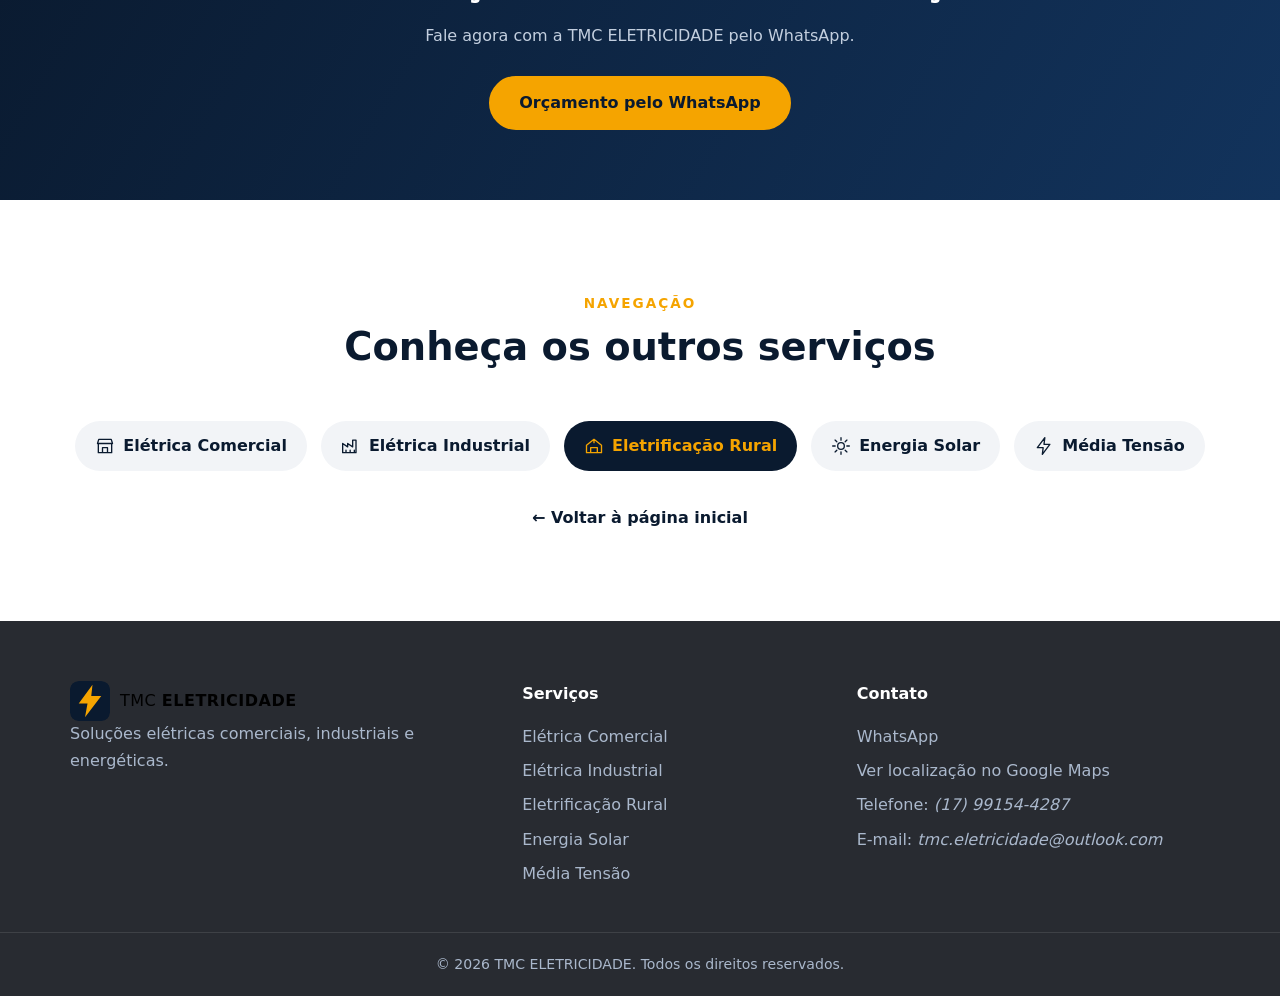
<file: eletrificacao-rural.html>
<!DOCTYPE html>
<html lang="pt-BR">

<head>
    <meta charset="UTF-8">
    <meta name="viewport" content="width=device-width, initial-scale=1">
    <title>Eletrificação Rural | TMC ELETRICIDADE</title>
    <meta name="description"
        content="Eletrificação Rural com a TMC ELETRICIDADE. Soluções de eletrificação para propriedades rurais e infraestrutura elétrica no campo. Solicite orçamento pelo WhatsApp.">
    <meta name="theme-color" content="#0a1a2f">
    <link rel="icon" href="img/logo.svg" type="image/svg+xml">
    <link rel="stylesheet" href="css/style.css">
</head>

<body data-page="eletrificacao-rural">
    <a class="skip" href="#main">Ir para o conteúdo</a>
    <header class="header" id="topo">
        <div class="container nav">
            <a class="logo" href="index.html" aria-label="TMC Eletricidade - página inicial"><img src="img/logo.svg"
                    width="44" height="44" alt=""><span>TMC <b>ELETRICIDADE</b></span></a>
            <button class="burger" id="burger" aria-label="Abrir menu" aria-expanded="false"
                aria-controls="menu"><span></span><span></span><span></span></button>
            <nav id="menu" class="menu" aria-label="Principal">
                <a href="index.html">Início</a><a href="index.html#sobre">Sobre nós</a><a
                    href="index.html#servicos">Serviços</a><a href="index.html#contato">Contato</a>
                <a class="btn btn-sm" href="#" data-wa>Solicitar orçamento</a>
            </nav>
        </div>
    </header>
    <main id="main">
        <section class="banner"><img class="hero-bg" src="img/eletrificacao-rural.svg"
                alt="Ilustração do serviço de Eletrificação Rural" fetchpriority="high">
            <div class="container hero-in">
                <nav class="crumb" aria-label="Você está em"><a href="index.html">Início</a> / <a
                        href="index.html#servicos">Serviços</a> / Eletrificação Rural</nav>
                <div class="big-ico"><svg class="ico" width="48" height="48" viewBox="0 0 24 24" fill="none"
                        stroke="currentColor" stroke-width="1.6" stroke-linecap="round" stroke-linejoin="round"
                        aria-hidden="true">
                        <path d="M3 11l9-7 9 7v9H3zM8 20v-6h8v6M12 4v4" />
                    </svg></div>
                <h1>Eletrificação Rural</h1>
                <p>Soluções de eletrificação para propriedades rurais e infraestrutura elétrica no campo.</p>
                <div class="actions"><a class="btn" href="#" data-wa>Solicitar orçamento</a><a class="btn btn-ghost"
                        href="index.html">← Voltar ao início</a></div>
            </div>
        </section>
        <section class="section">
            <div class="container two">
                <div><span class="eyebrow">Sobre o serviço</span>
                    <h2>Eletrificação Rural</h2>
                    <p>Levamos energia elétrica a onde a produção acontece: sítios, fazendas e agroindústrias, com
                        infraestrutura adequada às características do campo.</p>
                    <p>Entre em contato para explicar sua necessidade. Avaliamos o cenário e apresentamos o orçamento de
                        forma clara.</p>
                </div>
                <div class="panel">
                    <h3>Aplicações</h3>
                    <ul class="check">
                        <li>Instalações</li>
                        <li>Manutenção</li>
                        <li>Extensão de Rede</li>
                    </ul>
                </div>
            </div>
        </section>
        <section class="section dark">
            <div class="container two">
                <div><span class="eyebrow">Benefícios</span>
                    <h2>Por que investir em eletrificação rural</h2>
                    <ul class="check">
                        <li>Energia disponível para equipamentos e rotina da propriedade</li>
                        <li>Infraestrutura pensada para ambientes externos</li>
                        <li>Mais autonomia e produtividade no campo</li>
                    </ul>
                </div>
                <div><span class="eyebrow">Diferenciais</span>
                    <h2>Como trabalhamos</h2><!-- EDITAR: inclua certificações e garantias somente se confirmadas -->
                    <ul class="check">
                        <li>Conhecimento das necessidades do meio rural</li>
                        <li>Avaliação da propriedade antes do projeto</li>
                        <li>Materiais adequados a ambientes externos</li>
                        <li>Atendimento próximo e transparente</li>
                    </ul>
                </div>
            </div>
        </section>
        <section class="cta">
            <div class="container">
                <h2>Solicite seu orçamento de Eletrificação Rural</h2>
                <p>Fale agora com a TMC ELETRICIDADE pelo WhatsApp.</p><a class="btn" href="#" data-wa>Orçamento pelo
                    WhatsApp</a>
            </div>
        </section>
        <section class="section">
            <div class="container">
                <div class="head"><span class="eyebrow">Navegação</span>
                    <h2>Conheça os outros serviços</h2>
                </div>
                <div class="chips"><a class="chip" href="eletrica-comercial.html"><svg class="ico" width="20"
                            height="20" viewBox="0 0 24 24" fill="none" stroke="currentColor" stroke-width="1.6"
                            stroke-linecap="round" stroke-linejoin="round" aria-hidden="true">
                            <path d="M3 9l1.5-5h15L21 9M4 9v11h16V9M9 20v-6h6v6M3 9h18" />
                        </svg>Elétrica Comercial</a><a class="chip" href="eletrica-industrial.html"><svg class="ico"
                            width="20" height="20" viewBox="0 0 24 24" fill="none" stroke="currentColor"
                            stroke-width="1.6" stroke-linecap="round" stroke-linejoin="round" aria-hidden="true">
                            <path d="M2 20V9l6 4V9l6 4V5h4v15zM6 20v-3M11 20v-3M16 20v-3" />
                        </svg>Elétrica Industrial</a><a class="chip on" href="eletrificacao-rural.html"><svg class="ico"
                            width="20" height="20" viewBox="0 0 24 24" fill="none" stroke="currentColor"
                            stroke-width="1.6" stroke-linecap="round" stroke-linejoin="round" aria-hidden="true">
                            <path d="M3 11l9-7 9 7v9H3zM8 20v-6h8v6M12 4v4" />
                        </svg>Eletrificação Rural</a><a class="chip" href="energia-solar.html"><svg class="ico"
                            width="20" height="20" viewBox="0 0 24 24" fill="none" stroke="currentColor"
                            stroke-width="1.6" stroke-linecap="round" stroke-linejoin="round" aria-hidden="true">
                            <circle cx="12" cy="12" r="4" />
                            <path
                                d="M12 2v3M12 19v3M2 12h3M19 12h3M4.9 4.9l2.1 2.1M17 17l2.1 2.1M4.9 19.1L7 17M17 7l2.1-2.1" />
                        </svg>Energia Solar</a><a class="chip" href="media-tensao.html"><svg class="ico" width="20"
                            height="20" viewBox="0 0 24 24" fill="none" stroke="currentColor" stroke-width="1.6"
                            stroke-linecap="round" stroke-linejoin="round" aria-hidden="true">
                            <path d="M13 2L4 14h7l-1 8 9-12h-7z" />
                        </svg>Média Tensão</a></div>
                <p class="back"><a class="link" href="index.html">← Voltar à página inicial</a></p>
            </div>
        </section>
    </main>
    <footer class="footer">
        <div class="container fgrid">
            <div><a class="logo" href="index.html"><img src="img/logo.svg" width="40" height="40" alt=""><span>TMC
                        <b>ELETRICIDADE</b></span></a>
                <p>Soluções elétricas comerciais, industriais e energéticas.</p>
            </div>
            <div>
                <h3>Serviços</h3>
                <ul>
                    <li><a href="eletrica-comercial.html">Elétrica Comercial</a></li>
                    <li><a href="eletrica-industrial.html">Elétrica Industrial</a></li>
                    <li><a href="eletrificacao-rural.html">Eletrificação Rural</a></li>
                    <li><a href="energia-solar.html">Energia Solar</a></li>
                    <li><a href="media-tensao.html">Média Tensão</a></li>
                </ul>
            </div>
            <div>
                <h3>Contato</h3>
                <ul>
                    <li><a href="#" data-wa>WhatsApp</a></li>
                    <li><a href="https://www.google.com.br/maps/place/TMC+ELETRICIDADE/@-21.1253862,-49.0166959,17z/data=!3m1!4b1!4m6!3m5!1s0x94bc1f7feafb7d2b:0xd68297fa825734a3!8m2!3d-21.1253912!4d-49.014121!16s%2Fg%2F11ry275pjq?entry=ttu&g_ep=EgoyMDI2MTAyOC4wIKXMDSoASAFQAw%3D%3D" target="_blank"
                            rel="noopener">Ver localização no Google Maps</a></li>
                    <!-- EDITAR: telefone e e-mail quando disponíveis -->
                    <li>Telefone: <em>(17) 99154-4287</em></li>
                    <li>E-mail: <em>tmc.eletricidade@outlook.com</em></li>
                </ul>
            </div>
        </div>
        <div class="copy">© <span id="year">2026</span> TMC ELETRICIDADE. Todos os direitos reservados.</div>
    </footer>
    <a class="wa-float" id="waFloat" href="#" target="_blank" rel="noopener" aria-label="Falar pelo WhatsApp"><svg
            width="30" height="30" viewBox="0 0 32 32" fill="#fff" aria-hidden="true">
            <path
                d="M16 3a13 13 0 00-11 19.7L3 29l6.5-2A13 13 0 1016 3zm0 23.7a10.700 10.700 0 01-5.500-1.500l-.4-.2-3.800 1.100 1.100-3.700-.3-.4A10.700 10.700 0 1116 26.700zm5.900-8c-.3-.2-1.900-.9-2.200-1s-.5-.2-.7.200-.8 1-1 1.200-.4.200-.7.100a8.700 8.700 0 01-4.300-3.800c-.3-.6.300-.5.900-1.700.1-.2 0-.4 0-.5l-1-2.300c-.2-.6-.5-.5-.7-.5h-.6a1.200 1.200 0 00-.9.400 3.700 3.700 0 00-1.100 2.700 6.400 6.400 0 001.400 3.400 14.700 14.700 0 005.600 4.900c2.100.9 2.900.9 4 .8a3.400 3.400 0 002.200-1.500 2.700 2.700 0 00.2-1.500c-.1-.2-.3-.3-.6-.4z" />
        </svg></a>
    <script src="js/script.js"></script>
</body>

</html>
</file>
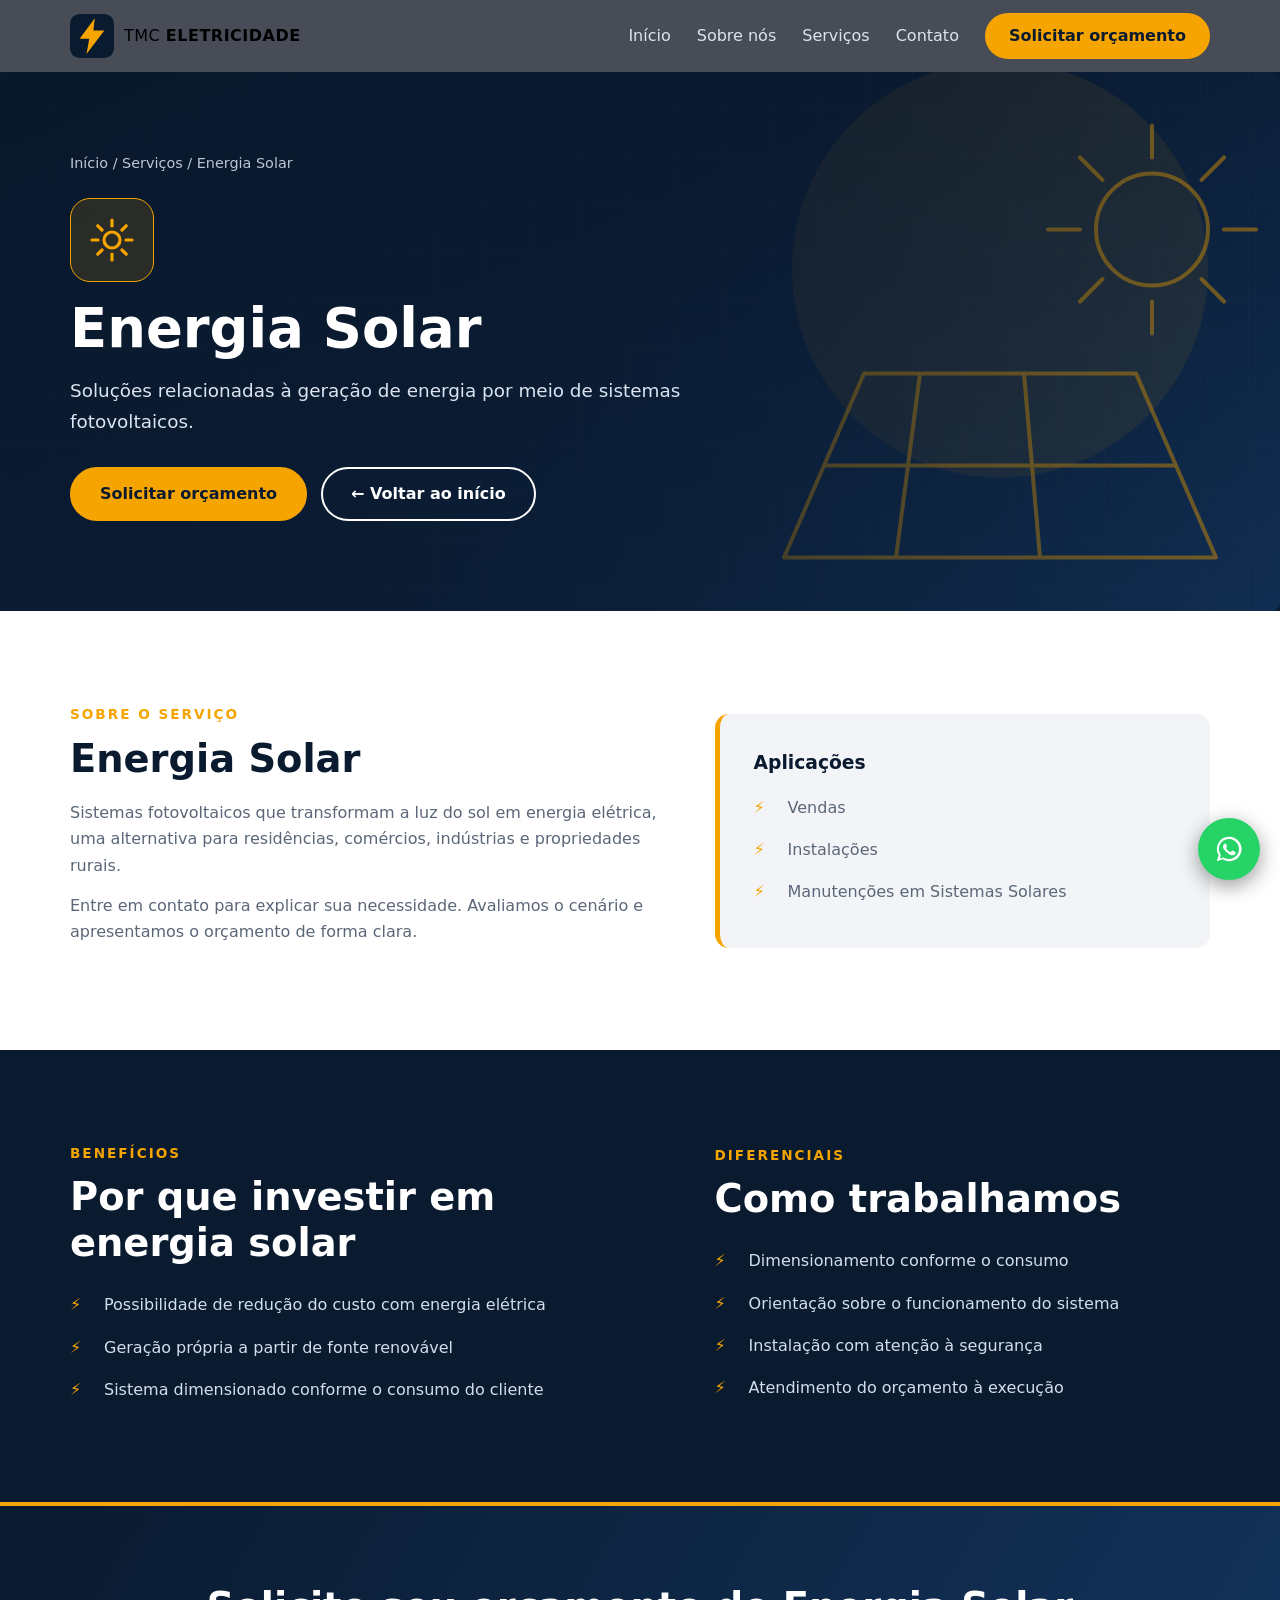
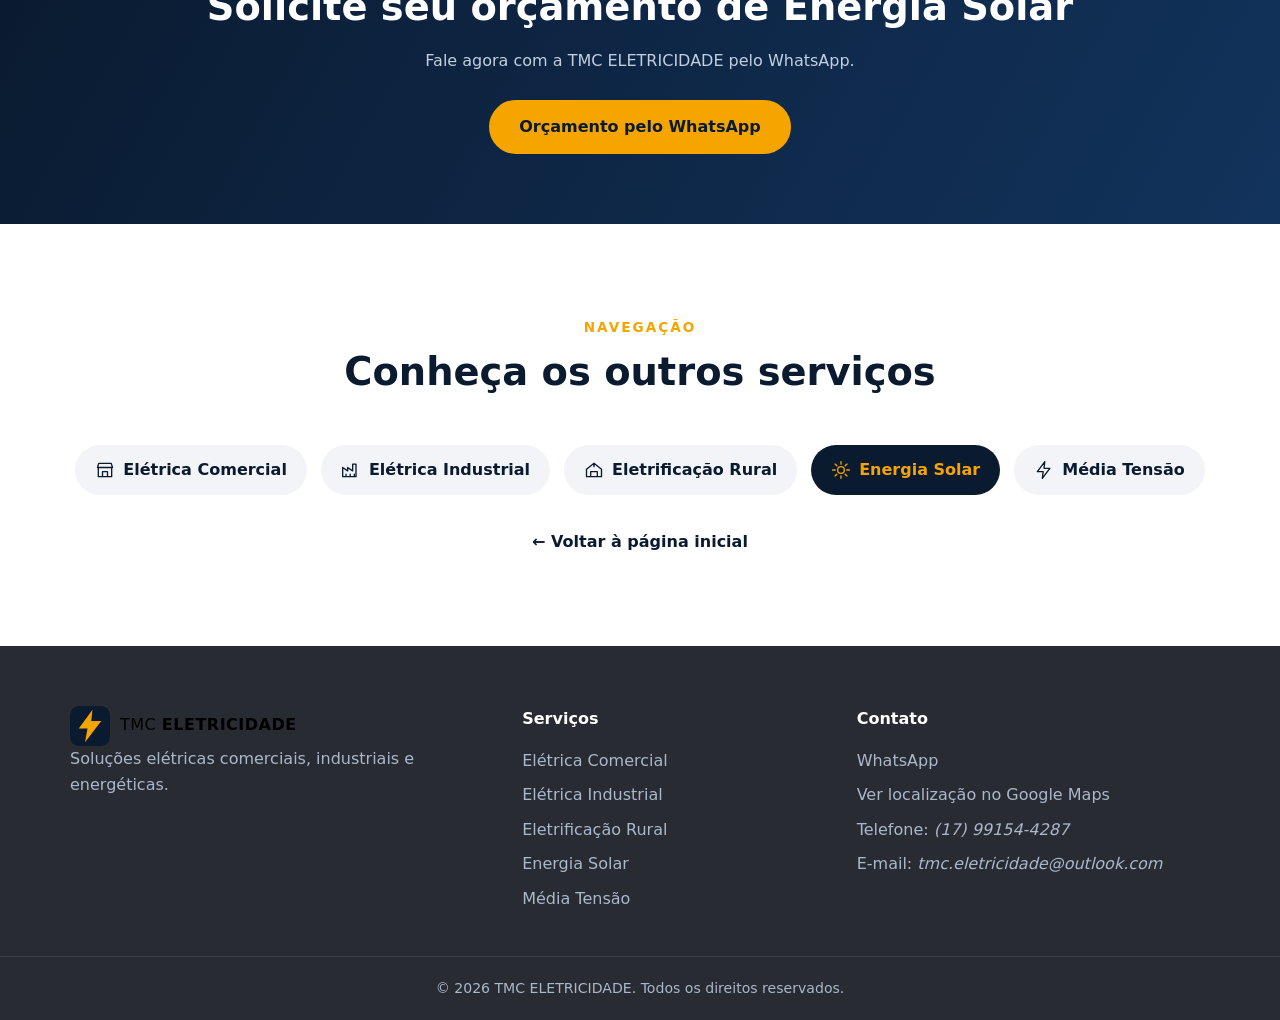
<file: energia-solar.html>
<!DOCTYPE html>
<html lang="pt-BR">

<head>
    <meta charset="UTF-8">
    <meta name="viewport" content="width=device-width, initial-scale=1">
    <title>Energia Solar | TMC ELETRICIDADE</title>
    <meta name="description"
        content="Energia Solar com a TMC ELETRICIDADE. Soluções relacionadas à geração de energia por meio de sistemas fotovoltaicos. Solicite orçamento pelo WhatsApp.">
    <meta name="theme-color" content="#0a1a2f">
    <link rel="icon" href="img/logo.svg" type="image/svg+xml">
    <link rel="stylesheet" href="css/style.css">
</head>

<body data-page="energia-solar">
    <a class="skip" href="#main">Ir para o conteúdo</a>
    <header class="header" id="topo">
        <div class="container nav">
            <a class="logo" href="index.html" aria-label="TMC Eletricidade - página inicial"><img src="img/logo.svg"
                    width="44" height="44" alt=""><span>TMC <b>ELETRICIDADE</b></span></a>
            <button class="burger" id="burger" aria-label="Abrir menu" aria-expanded="false"
                aria-controls="menu"><span></span><span></span><span></span></button>
            <nav id="menu" class="menu" aria-label="Principal">
                <a href="index.html">Início</a><a href="index.html#sobre">Sobre nós</a><a
                    href="index.html#servicos">Serviços</a><a href="index.html#contato">Contato</a>
                <a class="btn btn-sm" href="#" data-wa>Solicitar orçamento</a>
            </nav>
        </div>
    </header>
    <main id="main">
        <section class="banner"><img class="hero-bg" src="img/energia-solar.svg"
                alt="Ilustração do serviço de Energia Solar" fetchpriority="high">
            <div class="container hero-in">
                <nav class="crumb" aria-label="Você está em"><a href="index.html">Início</a> / <a
                        href="index.html#servicos">Serviços</a> / Energia Solar</nav>
                <div class="big-ico"><svg class="ico" width="48" height="48" viewBox="0 0 24 24" fill="none"
                        stroke="currentColor" stroke-width="1.6" stroke-linecap="round" stroke-linejoin="round"
                        aria-hidden="true">
                        <circle cx="12" cy="12" r="4" />
                        <path
                            d="M12 2v3M12 19v3M2 12h3M19 12h3M4.9 4.9l2.1 2.1M17 17l2.1 2.1M4.9 19.1L7 17M17 7l2.1-2.1" />
                    </svg></div>
                <h1>Energia Solar</h1>
                <p>Soluções relacionadas à geração de energia por meio de sistemas fotovoltaicos.</p>
                <div class="actions"><a class="btn" href="#" data-wa>Solicitar orçamento</a><a class="btn btn-ghost"
                        href="index.html">← Voltar ao início</a></div>
            </div>
        </section>
        <section class="section">
            <div class="container two">
                <div><span class="eyebrow">Sobre o serviço</span>
                    <h2>Energia Solar</h2>
                    <p>Sistemas fotovoltaicos que transformam a luz do sol em energia elétrica, uma alternativa para
                        residências, comércios, indústrias e propriedades rurais.</p>
                    <p>Entre em contato para explicar sua necessidade. Avaliamos o cenário e apresentamos o orçamento de
                        forma clara.</p>
                </div>
                <div class="panel">
                    <h3>Aplicações</h3>
                    <ul class="check">
                        <li>Vendas</li>
                        <li>Instalações</li>
                        <li>Manutenções em Sistemas Solares</li>
                    </ul>
                </div>
            </div>
        </section>
        <section class="section dark">
            <div class="container two">
                <div><span class="eyebrow">Benefícios</span>
                    <h2>Por que investir em energia solar</h2>
                    <ul class="check">
                        <li>Possibilidade de redução do custo com energia elétrica</li>
                        <li>Geração própria a partir de fonte renovável</li>
                        <li>Sistema dimensionado conforme o consumo do cliente</li>
                    </ul>
                </div>
                <div><span class="eyebrow">Diferenciais</span>
                    <h2>Como trabalhamos</h2><!-- EDITAR: inclua certificações e garantias somente se confirmadas -->
                    <ul class="check">
                        <li>Dimensionamento conforme o consumo</li>
                        <li>Orientação sobre o funcionamento do sistema</li>
                        <li>Instalação com atenção à segurança</li>
                        <li>Atendimento do orçamento à execução</li>
                    </ul>
                </div>
            </div>
        </section>
        <section class="cta">
            <div class="container">
                <h2>Solicite seu orçamento de Energia Solar</h2>
                <p>Fale agora com a TMC ELETRICIDADE pelo WhatsApp.</p><a class="btn" href="#" data-wa>Orçamento pelo
                    WhatsApp</a>
            </div>
        </section>
        <section class="section">
            <div class="container">
                <div class="head"><span class="eyebrow">Navegação</span>
                    <h2>Conheça os outros serviços</h2>
                </div>
                <div class="chips"><a class="chip" href="eletrica-comercial.html"><svg class="ico" width="20"
                            height="20" viewBox="0 0 24 24" fill="none" stroke="currentColor" stroke-width="1.6"
                            stroke-linecap="round" stroke-linejoin="round" aria-hidden="true">
                            <path d="M3 9l1.5-5h15L21 9M4 9v11h16V9M9 20v-6h6v6M3 9h18" />
                        </svg>Elétrica Comercial</a><a class="chip" href="eletrica-industrial.html"><svg class="ico"
                            width="20" height="20" viewBox="0 0 24 24" fill="none" stroke="currentColor"
                            stroke-width="1.6" stroke-linecap="round" stroke-linejoin="round" aria-hidden="true">
                            <path d="M2 20V9l6 4V9l6 4V5h4v15zM6 20v-3M11 20v-3M16 20v-3" />
                        </svg>Elétrica Industrial</a><a class="chip" href="eletrificacao-rural.html"><svg class="ico"
                            width="20" height="20" viewBox="0 0 24 24" fill="none" stroke="currentColor"
                            stroke-width="1.6" stroke-linecap="round" stroke-linejoin="round" aria-hidden="true">
                            <path d="M3 11l9-7 9 7v9H3zM8 20v-6h8v6M12 4v4" />
                        </svg>Eletrificação Rural</a><a class="chip on" href="energia-solar.html"><svg class="ico"
                            width="20" height="20" viewBox="0 0 24 24" fill="none" stroke="currentColor"
                            stroke-width="1.6" stroke-linecap="round" stroke-linejoin="round" aria-hidden="true">
                            <circle cx="12" cy="12" r="4" />
                            <path
                                d="M12 2v3M12 19v3M2 12h3M19 12h3M4.9 4.9l2.1 2.1M17 17l2.1 2.1M4.9 19.1L7 17M17 7l2.1-2.1" />
                        </svg>Energia Solar</a><a class="chip" href="media-tensao.html"><svg class="ico" width="20"
                            height="20" viewBox="0 0 24 24" fill="none" stroke="currentColor" stroke-width="1.6"
                            stroke-linecap="round" stroke-linejoin="round" aria-hidden="true">
                            <path d="M13 2L4 14h7l-1 8 9-12h-7z" />
                        </svg>Média Tensão</a></div>
                <p class="back"><a class="link" href="index.html">← Voltar à página inicial</a></p>
            </div>
        </section>
    </main>
    <footer class="footer">
        <div class="container fgrid">
            <div><a class="logo" href="index.html"><img src="img/logo.svg" width="40" height="40" alt=""><span>TMC
                        <b>ELETRICIDADE</b></span></a>
                <p>Soluções elétricas comerciais, industriais e energéticas.</p>
            </div>
            <div>
                <h3>Serviços</h3>
                <ul>
                    <li><a href="eletrica-comercial.html">Elétrica Comercial</a></li>
                    <li><a href="eletrica-industrial.html">Elétrica Industrial</a></li>
                    <li><a href="eletrificacao-rural.html">Eletrificação Rural</a></li>
                    <li><a href="energia-solar.html">Energia Solar</a></li>
                    <li><a href="media-tensao.html">Média Tensão</a></li>
                </ul>
            </div>
            <div>
                <h3>Contato</h3>
                <ul>
                    <li><a href="#" data-wa>WhatsApp</a></li>
                    <li><a href="https://www.google.com.br/maps/place/TMC+ELETRICIDADE/@-21.1253862,-49.0166959,17z/data=!3m1!4b1!4m6!3m5!1s0x94bc1f7feafb7d2b:0xd68297fa825734a3!8m2!3d-21.1253912!4d-49.014121!16s%2Fg%2F11ry275pjq?entry=ttu&g_ep=EgoyMDI2MTAyOC4wIKXMDSoASAFQAw%3D%3D" target="_blank"
                            rel="noopener">Ver localização no Google Maps</a></li>
                    <!-- EDITAR: telefone e e-mail quando disponíveis -->
                    <li>Telefone: <em>(17) 99154-4287</em></li>
                    <li>E-mail: <em>tmc.eletricidade@outlook.com</em></li>
                </ul>
            </div>
        </div>
        <div class="copy">© <span id="year">2026</span> TMC ELETRICIDADE. Todos os direitos reservados.</div>
    </footer>
    <a class="wa-float" id="waFloat" href="#" target="_blank" rel="noopener" aria-label="Falar pelo WhatsApp"><svg
            width="30" height="30" viewBox="0 0 32 32" fill="#fff" aria-hidden="true">
            <path
                d="M16 3a13 13 0 00-11 19.7L3 29l6.5-2A13 13 0 1016 3zm0 23.7a10.700 10.700 0 01-5.500-1.500l-.4-.2-3.800 1.100 1.100-3.700-.3-.4A10.700 10.700 0 1116 26.700zm5.900-8c-.3-.2-1.900-.9-2.200-1s-.5-.2-.7.200-.8 1-1 1.200-.4.200-.7.100a8.700 8.700 0 01-4.300-3.800c-.3-.6.300-.5.900-1.700.1-.2 0-.4 0-.5l-1-2.300c-.2-.6-.5-.5-.7-.5h-.6a1.200 1.200 0 00-.9.400 3.700 3.700 0 00-1.100 2.700 6.400 6.400 0 001.400 3.400 14.700 14.700 0 005.600 4.900c2.100.9 2.900.9 4 .8a3.400 3.400 0 002.200-1.500 2.700 2.700 0 00.2-1.500c-.1-.2-.3-.3-.6-.4z" />
        </svg></a>
    <script src="js/script.js"></script>
</body>

</html>
</file>
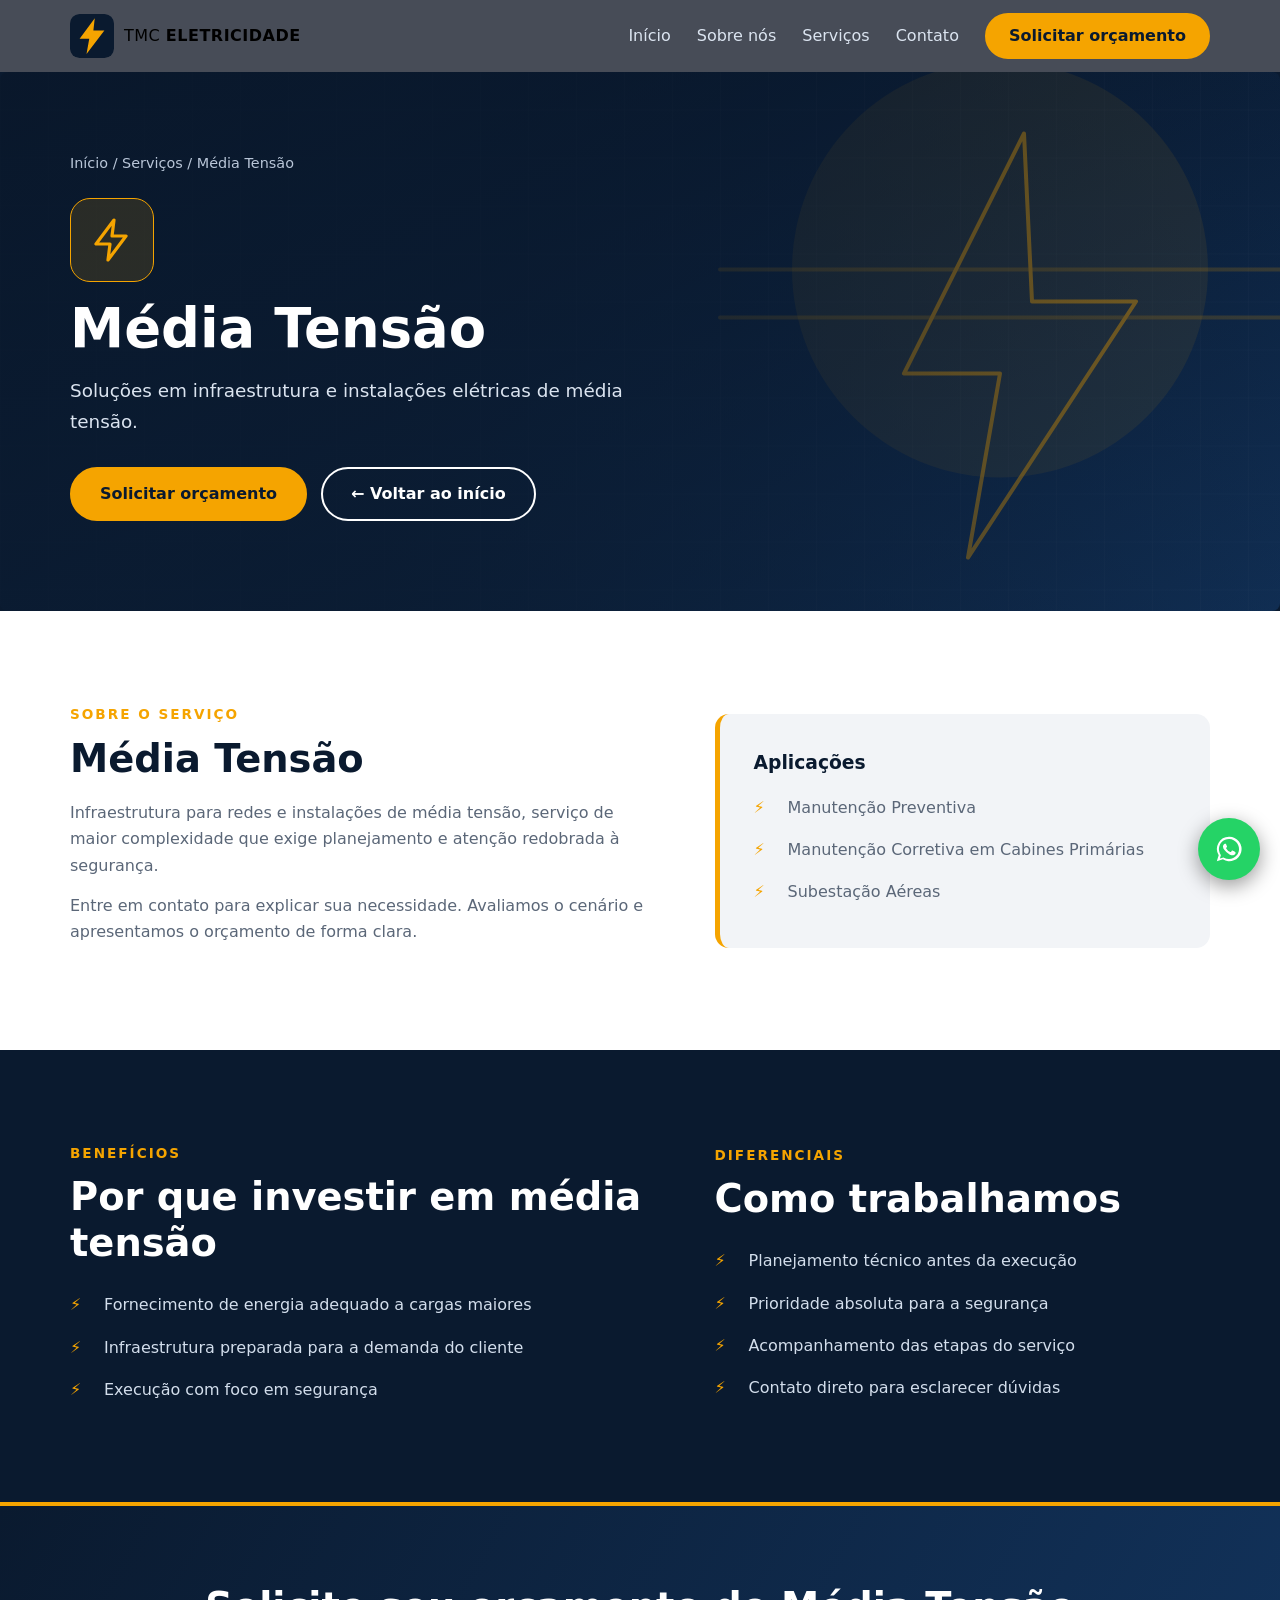
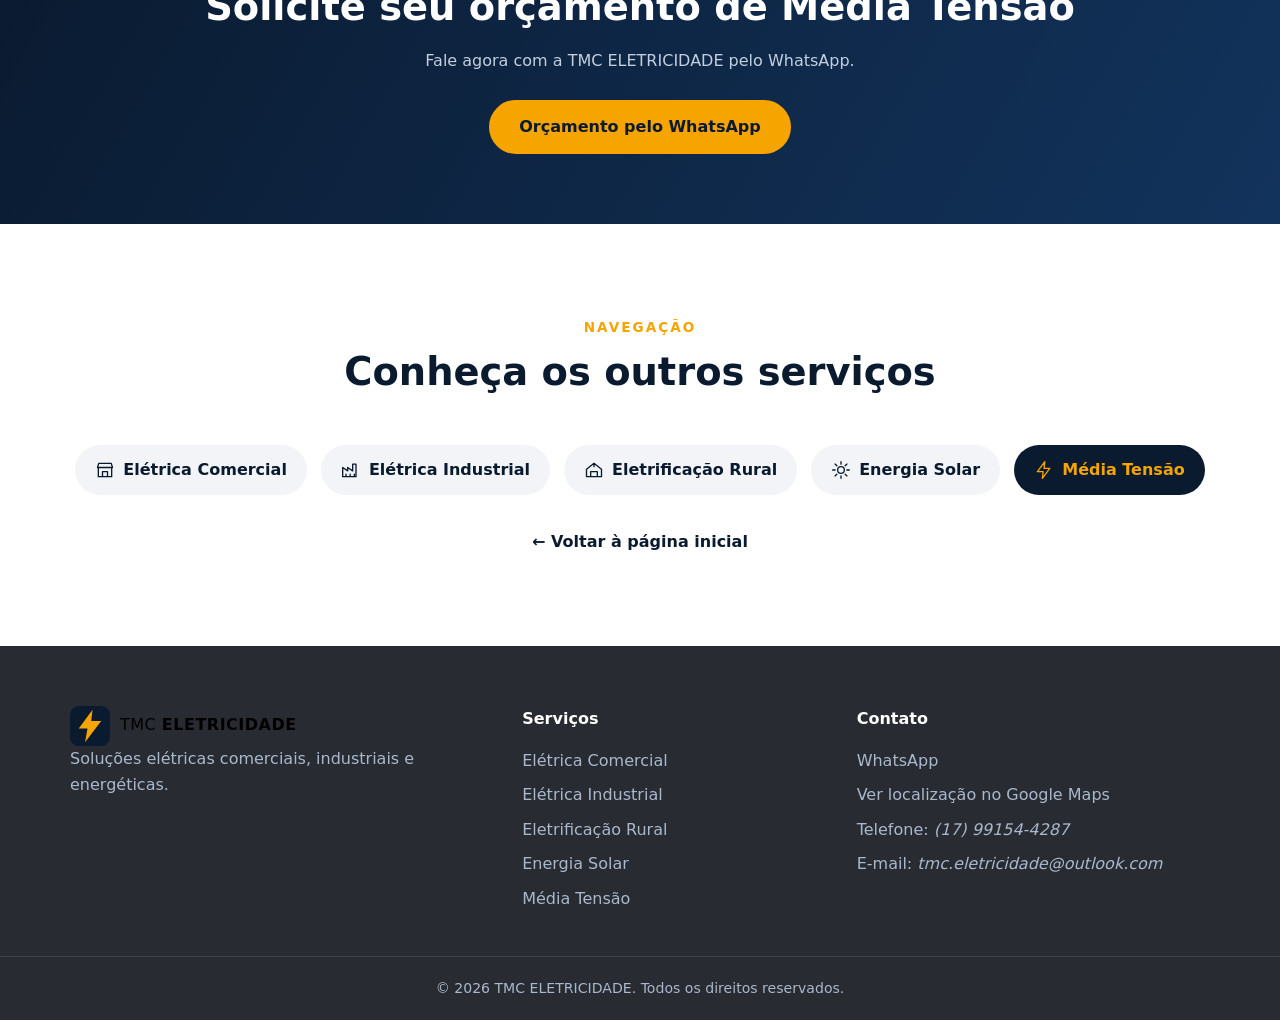
<file: media-tensao.html>
<!DOCTYPE html>
<html lang="pt-BR">

<head>
    <meta charset="UTF-8">
    <meta name="viewport" content="width=device-width, initial-scale=1">
    <title>Média Tensão | TMC ELETRICIDADE</title>
    <meta name="description"
        content="Média Tensão com a TMC ELETRICIDADE. Soluções em infraestrutura e instalações elétricas de média tensão. Solicite orçamento pelo WhatsApp.">
    <meta name="theme-color" content="#0a1a2f">
    <link rel="icon" href="img/logo.svg" type="image/svg+xml">
    <link rel="stylesheet" href="css/style.css">
</head>

<body data-page="media-tensao">
    <a class="skip" href="#main">Ir para o conteúdo</a>
    <header class="header" id="topo">
        <div class="container nav">
            <a class="logo" href="index.html" aria-label="TMC Eletricidade - página inicial"><img src="img/logo.svg"
                    width="44" height="44" alt=""><span>TMC <b>ELETRICIDADE</b></span></a>
            <button class="burger" id="burger" aria-label="Abrir menu" aria-expanded="false"
                aria-controls="menu"><span></span><span></span><span></span></button>
            <nav id="menu" class="menu" aria-label="Principal">
                <a href="index.html">Início</a><a href="index.html#sobre">Sobre nós</a><a
                    href="index.html#servicos">Serviços</a><a href="index.html#contato">Contato</a>
                <a class="btn btn-sm" href="#" data-wa>Solicitar orçamento</a>
            </nav>
        </div>
    </header>
    <main id="main">
        <section class="banner"><img class="hero-bg" src="img/media-tensao.svg"
                alt="Ilustração do serviço de Média Tensão" fetchpriority="high">
            <div class="container hero-in">
                <nav class="crumb" aria-label="Você está em"><a href="index.html">Início</a> / <a
                        href="index.html#servicos">Serviços</a> / Média Tensão</nav>
                <div class="big-ico"><svg class="ico" width="48" height="48" viewBox="0 0 24 24" fill="none"
                        stroke="currentColor" stroke-width="1.6" stroke-linecap="round" stroke-linejoin="round"
                        aria-hidden="true">
                        <path d="M13 2L4 14h7l-1 8 9-12h-7z" />
                    </svg></div>
                <h1>Média Tensão</h1>
                <p>Soluções em infraestrutura e instalações elétricas de média tensão.</p>
                <div class="actions"><a class="btn" href="#" data-wa>Solicitar orçamento</a><a class="btn btn-ghost"
                        href="index.html">← Voltar ao início</a></div>
            </div>
        </section>
        <section class="section">
            <div class="container two">
                <div><span class="eyebrow">Sobre o serviço</span>
                    <h2>Média Tensão</h2>
                    <p>Infraestrutura para redes e instalações de média tensão, serviço de maior complexidade que exige
                        planejamento e atenção redobrada à segurança.</p>
                    <p>Entre em contato para explicar sua necessidade. Avaliamos o cenário e apresentamos o orçamento de
                        forma clara.</p>
                </div>
                <div class="panel">
                    <h3>Aplicações</h3>
                    <ul class="check">
                        <li>Manutenção Preventiva</li>
                        <li>Manutenção Corretiva em Cabines Primárias</li>
                        <li>Subestação Aéreas</li>
                    </ul>
                </div>
            </div>
        </section>
        <section class="section dark">
            <div class="container two">
                <div><span class="eyebrow">Benefícios</span>
                    <h2>Por que investir em média tensão</h2>
                    <ul class="check">
                        <li>Fornecimento de energia adequado a cargas maiores</li>
                        <li>Infraestrutura preparada para a demanda do cliente</li>
                        <li>Execução com foco em segurança</li>
                    </ul>
                </div>
                <div><span class="eyebrow">Diferenciais</span>
                    <h2>Como trabalhamos</h2><!-- EDITAR: inclua certificações e garantias somente se confirmadas -->
                    <ul class="check">
                        <li>Planejamento técnico antes da execução</li>
                        <li>Prioridade absoluta para a segurança</li>
                        <li>Acompanhamento das etapas do serviço</li>
                        <li>Contato direto para esclarecer dúvidas</li>
                    </ul>
                </div>
            </div>
        </section>
        <section class="cta">
            <div class="container">
                <h2>Solicite seu orçamento de Média Tensão</h2>
                <p>Fale agora com a TMC ELETRICIDADE pelo WhatsApp.</p><a class="btn" href="#" data-wa>Orçamento pelo
                    WhatsApp</a>
            </div>
        </section>
        <section class="section">
            <div class="container">
                <div class="head"><span class="eyebrow">Navegação</span>
                    <h2>Conheça os outros serviços</h2>
                </div>
                <div class="chips"><a class="chip" href="eletrica-comercial.html"><svg class="ico" width="20"
                            height="20" viewBox="0 0 24 24" fill="none" stroke="currentColor" stroke-width="1.6"
                            stroke-linecap="round" stroke-linejoin="round" aria-hidden="true">
                            <path d="M3 9l1.5-5h15L21 9M4 9v11h16V9M9 20v-6h6v6M3 9h18" />
                        </svg>Elétrica Comercial</a><a class="chip" href="eletrica-industrial.html"><svg class="ico"
                            width="20" height="20" viewBox="0 0 24 24" fill="none" stroke="currentColor"
                            stroke-width="1.6" stroke-linecap="round" stroke-linejoin="round" aria-hidden="true">
                            <path d="M2 20V9l6 4V9l6 4V5h4v15zM6 20v-3M11 20v-3M16 20v-3" />
                        </svg>Elétrica Industrial</a><a class="chip" href="eletrificacao-rural.html"><svg class="ico"
                            width="20" height="20" viewBox="0 0 24 24" fill="none" stroke="currentColor"
                            stroke-width="1.6" stroke-linecap="round" stroke-linejoin="round" aria-hidden="true">
                            <path d="M3 11l9-7 9 7v9H3zM8 20v-6h8v6M12 4v4" />
                        </svg>Eletrificação Rural</a><a class="chip" href="energia-solar.html"><svg class="ico"
                            width="20" height="20" viewBox="0 0 24 24" fill="none" stroke="currentColor"
                            stroke-width="1.6" stroke-linecap="round" stroke-linejoin="round" aria-hidden="true">
                            <circle cx="12" cy="12" r="4" />
                            <path
                                d="M12 2v3M12 19v3M2 12h3M19 12h3M4.9 4.9l2.1 2.1M17 17l2.1 2.1M4.9 19.1L7 17M17 7l2.1-2.1" />
                        </svg>Energia Solar</a><a class="chip on" href="media-tensao.html"><svg class="ico" width="20"
                            height="20" viewBox="0 0 24 24" fill="none" stroke="currentColor" stroke-width="1.6"
                            stroke-linecap="round" stroke-linejoin="round" aria-hidden="true">
                            <path d="M13 2L4 14h7l-1 8 9-12h-7z" />
                        </svg>Média Tensão</a></div>
                <p class="back"><a class="link" href="index.html">← Voltar à página inicial</a></p>
            </div>
        </section>
    </main>
    <footer class="footer">
        <div class="container fgrid">
            <div><a class="logo" href="index.html"><img src="img/logo.svg" width="40" height="40" alt=""><span>TMC
                        <b>ELETRICIDADE</b></span></a>
                <p>Soluções elétricas comerciais, industriais e energéticas.</p>
            </div>
            <div>
                <h3>Serviços</h3>
                <ul>
                    <li><a href="eletrica-comercial.html">Elétrica Comercial</a></li>
                    <li><a href="eletrica-industrial.html">Elétrica Industrial</a></li>
                    <li><a href="eletrificacao-rural.html">Eletrificação Rural</a></li>
                    <li><a href="energia-solar.html">Energia Solar</a></li>
                    <li><a href="media-tensao.html">Média Tensão</a></li>
                </ul>
            </div>
            <div>
                <h3>Contato</h3>
                <ul>
                    <li><a href="#" data-wa>WhatsApp</a></li>
                    <li><a href="https://www.google.com.br/maps/place/TMC+ELETRICIDADE/@-21.1253862,-49.0166959,17z/data=!3m1!4b1!4m6!3m5!1s0x94bc1f7feafb7d2b:0xd68297fa825734a3!8m2!3d-21.1253912!4d-49.014121!16s%2Fg%2F11ry275pjq?entry=ttu&g_ep=EgoyMDI2MTAyOC4wIKXMDSoASAFQAw%3D%3D" target="_blank"
                            rel="noopener">Ver localização no Google Maps</a></li>
                    <!-- EDITAR: telefone e e-mail quando disponíveis -->
                    <li>Telefone: <em>(17) 99154-4287</em></li>
                    <li>E-mail: <em>tmc.eletricidade@outlook.com</em></li>
                </ul>
            </div>
        </div>
        <div class="copy">© <span id="year">2026</span> TMC ELETRICIDADE. Todos os direitos reservados.</div>
    </footer>
    <a class="wa-float" id="waFloat" href="#" target="_blank" rel="noopener" aria-label="Falar pelo WhatsApp"><svg
            width="30" height="30" viewBox="0 0 32 32" fill="#fff" aria-hidden="true">
            <path
                d="M16 3a13 13 0 00-11 19.7L3 29l6.5-2A13 13 0 1016 3zm0 23.7a10.700 10.700 0 01-5.500-1.500l-.4-.2-3.800 1.100 1.100-3.700-.3-.4A10.700 10.700 0 1116 26.700zm5.900-8c-.3-.2-1.900-.9-2.200-1s-.5-.2-.7.200-.8 1-1 1.200-.4.200-.7.100a8.700 8.700 0 01-4.300-3.800c-.3-.6.300-.5.900-1.700.1-.2 0-.4 0-.5l-1-2.300c-.2-.6-.5-.5-.7-.5h-.6a1.200 1.200 0 00-.9.400 3.700 3.700 0 00-1.100 2.700 6.400 6.400 0 001.400 3.400 14.700 14.700 0 005.600 4.900c2.100.9 2.900.9 4 .8a3.400 3.400 0 002.200-1.500 2.700 2.700 0 00.2-1.500c-.1-.2-.3-.3-.6-.4z" />
        </svg></a>
    <script src="js/script.js"></script>
</body>

</html>
</file>
<file: css/style.css>
/* TMC ELETRICIDADE - style.css
   Cores: edite as variáveis abaixo para mudar a identidade visual */
:root {
   --navy: #0a1a2f;
   --navy2: #12335c;
   --accent: #f5a400;
   --accent2: #ffbf2e;
   --white: #fff;
   --gray: #f2f4f7;
   --text: #1d2939;
   --muted: #5b6778;
   --r: 14px
}

* {
   box-sizing: border-box;
   margin: 0
}

html {
   scroll-behavior: smooth;
   scroll-padding-top: 80px
}

body {
   font-family: "Segoe UI", system-ui, -apple-system, Roboto, Arial, sans-serif;
   color: var(--text);
   line-height: 1.65;
   background: #fff
}

img {
   max-width: 100%;
   display: block;
   border-radius: 8px;
}

a {
   color: inherit;
   text-decoration: none
}

ul {
   list-style: none;
   padding: 0
}

.container {
   width: min(1140px, 92%);
   margin-inline: auto
}

.skip {
   position: absolute;
   left: -999px
}

.skip:focus {
   left: 10px;
   top: 10px;
   background: var(--accent);
   padding: 8px 14px;
   z-index: 99
}

:focus-visible {
   outline: 3px solid var(--accent);
   outline-offset: 3px
}

/* header */
.header {
   position: sticky;
   top: 0;
   z-index: 50;
   background: #474c57;
   transition: box-shadow .3s
}

.header.scrolled {
   box-shadow: 0 4px 20px #0006
}

.nav {
   display: flex;
   align-items: center;
   justify-content: space-between;
   height: 72px
}

.logo {
   display: flex;
   align-items: center;
   gap: 10px;
   color: #000000;
   font-weight: 300;
   letter-spacing: .5px
   
}

.logo b {
   color: #000000;
   font-weight: 800
}

.menu {
   display: flex;
   align-items: center;
   gap: 26px;
   color: #dbe4f0;
   font-weight: 500
}

.menu a:not(.btn):hover {
   color: var(--accent)
}

.burger {
   display: none;
   background: none;
   border: 0;
   width: 48px;
   height: 48px;
   cursor: pointer;
   flex-direction: column;
   justify-content: center;
   gap: 5px;
   align-items: center
}

.burger span {
   display: block;
   width: 26px;
   height: 3px;
   background: #fff;
   border-radius: 2px
}

/* buttons */
.btn {
   display: inline-flex;
   align-items: center;
   justify-content: center;
   min-height: 48px;
   padding: 12px 28px;
   border-radius: 50px;
   background: var(--accent);
   color: var(--navy);
   font-weight: 700;
   border: 2px solid var(--accent);
   transition: .25s;
   cursor: pointer
}

.btn:hover {
   background: var(--accent2);
   transform: translateY(-2px);
   box-shadow: 0 8px 20px #f5a40055
}

.btn-sm {
   min-height: 42px;
   padding: 8px 22px
}

.btn-ghost {
   background: transparent;
   color: #fff;
   border-color: #fff
}

.btn-ghost:hover {
   background: #fff;
   color: var(--navy);
   box-shadow: none
}

.link {
   color: var(--accent);
   font-weight: 700
}

.link:hover {
   text-decoration: underline
}

/* hero */
.hero,
.banner {
   position: relative;
   color: #fff;
   background: var(--navy);
   overflow: hidden
}

.hero {
   min-height: 620px;
   display: flex;
   align-items: center
}

.banner {
   padding: 80px 0 90px
}

.hero-bg {
   position: absolute;
   inset: 0;
   width: 100%;
   height: 100%;
   object-fit: cover
}

.hero:after,
.banner:after {
   content: "";
   position: absolute;
   inset: 0;
   background: linear-gradient(90deg, #0a1a2fcc 30%, #0a1a2f33)
}

.hero-in {
   position: relative;
   z-index: 2;
   max-width: 760px;
   margin-left: max(4%, calc((100% - 1140px)/2))
}

.hero h1,
.banner h1 {
   font-size: clamp(2rem, 5vw, 3.4rem);
   line-height: 1.15;
   margin: 16px 0
}

.hero p,
.banner p {
   font-size: 1.15rem;
   color: #dbe4f0;
   max-width: 620px
}

.tag {
   display: inline-block;
   border: 1px solid var(--accent);
   color: var(--accent);
   padding: 4px 16px;
   border-radius: 50px;
   font-size: .85rem;
   text-transform: uppercase;
   letter-spacing: 1px
}

.actions {
   display: flex;
   flex-wrap: wrap;
   gap: 14px;
   margin-top: 30px
}

.crumb {
   font-size: .9rem;
   color: #b9c6d8;
   margin-bottom: 22px
}

.crumb a:hover {
   color: var(--accent)
}

.big-ico {
   width: 84px;
   height: 84px;
   border-radius: 20px;
   background: #f5a40022;
   color: var(--accent);
   display: grid;
   place-items: center;
   border: 1px solid var(--accent)
}

/* sections */
.section {
   padding: 90px 0
}

.dark {
   background: var(--navy);
   color: #fff
}

.eyebrow {
   color: var(--accent);
   font-weight: 700;
   text-transform: uppercase;
   letter-spacing: 2px;
   font-size: .85rem
}

h2 {
   font-size: clamp(1.7rem, 3.5vw, 2.4rem);
   line-height: 1.2;
   margin: 8px 0 18px;
   color: var(--navy)
}

.dark h2,
.cta h2 {
   color: #fff
}

.head {
   text-align: center;
   max-width: 640px;
   margin: 0 auto 50px
}

.head p {
   color: #b9c6d8
}

.about,
.two {
   display: grid;
   grid-template-columns: 1.2fr 1fr;
   gap: 50px;
   align-items: center
}

.about p,
.two p {
   color: var(--muted);
   margin-bottom: 14px
}

.values {
   display: grid;
   grid-template-columns: 1fr 1fr;
   gap: 16px
}

.values li {
   background: var(--gray);
   padding: 22px;
   border-radius: var(--r);
   border-bottom: 4px solid var(--accent)
}

.values b {
   display: block;
   color: var(--navy)
}

.values span {
   font-size: .92rem;
   color: var(--muted)
}

/* cards */
.grid {
   display: grid;
   grid-template-columns: repeat(6, 1fr);
   gap: 24px
}

.card {
   grid-column: span 2;
   background: var(--navy2);
   padding: 34px 28px;
   border-radius: var(--r);
   border: 1px solid #ffffff1a;
   transition: .3s;
   display: flex;
   flex-direction: column;
   gap: 12px
}

.card:nth-child(4) {
   grid-column: 2/4
}

.card:nth-child(5) {
   grid-column: 4/6
}

.card:hover {
   transform: translateY(-8px);
   border-color: var(--accent);
   box-shadow: 0 18px 40px #0008
}

.card-ico {
   width: 68px;
   height: 68px;
   border-radius: 16px;
   display: grid;
   place-items: center;
   background: #f5a40022;
   color: var(--accent)
}

.card h3 {
   font-size: 1.1rem;
   letter-spacing: 1px
}

.card p {
   color: #c3cfdf;
   flex: 1
}

.reveal {
   opacity: 0;
   transform: translateY(30px);
   transition: opacity .7s, transform .7s, border-color .3s, box-shadow .3s
}

.reveal.in {
   opacity: 1;
   transform: none
}

/* cta, lists, contact */
.cta {
   background: linear-gradient(120deg, var(--navy), var(--navy2));
   color: #fff;
   text-align: center;
   padding: 70px 0;
   border-top: 4px solid var(--accent)
}

.cta p {
   color: #c3cfdf;
   margin-bottom: 26px
}

.check li {
   position: relative;
   padding: 8px 0 8px 34px;
   color: var(--muted)
}

.dark .check li {
   color: #d3deec
}

.check li:before {
   content: "⚡";
   position: absolute;
   left: 0;
   color: var(--accent)
}

.panel {
   background: var(--gray);
   padding: 34px;
   border-radius: var(--r);
   border-left: 5px solid var(--accent)
}

.panel h3 {
   color: var(--navy);
   margin-bottom: 8px
}

.contact {
   display: grid;
   grid-template-columns: repeat(3, 1fr);
   gap: 24px
}

.ci {
   background: var(--gray);
   padding: 32px;
   border-radius: var(--r);
   display: flex;
   flex-direction: column;
   gap: 12px;
   align-items: flex-start
}

.ci h3 {
   color: var(--navy)
}

.ci p {
   color: var(--muted)
}

.ci .btn {
   margin-top: auto
}

.chips {
   display: flex;
   flex-wrap: wrap;
   gap: 14px;
   justify-content: center
}

.chip {
   display: inline-flex;
   align-items: center;
   gap: 8px;
   padding: 12px 20px;
   border-radius: 50px;
   background: var(--gray);
   font-weight: 600;
   color: var(--navy);
   transition: .25s
}

.chip:hover,
.chip.on {
   background: var(--navy);
   color: var(--accent)
}

.back {
   text-align: center;
   margin-top: 34px
}

.back .link {
   color: var(--navy)
}

/* footer */
.footer {
   background: #282b31;
   color: #aab8cc;
   padding-top: 60px
}

.fgrid {
   display: grid;
   grid-template-columns: 1.4fr 1fr 1.2fr;
   gap: 40px;
   padding-bottom: 40px
}

.footer h3 {
   color: #fff;
   margin-bottom: 12px;
   font-size: 1rem
}

.footer li {
   padding: 4px 0
}

.footer a:hover {
   color: var(--accent)
}

.copy {
   border-top: 1px solid #ffffff1a;
   text-align: center;
   padding: 20px;
   font-size: .88rem
}

/* whatsapp */
.wa-float {
   position: fixed;
   right: 20px;
   bottom: 20px;
   z-index: 60;
   width: 62px;
   height: 62px;
   border-radius: 50%;
   background: #25d366;
   display: grid;
   place-items: center;
   box-shadow: 0 6px 20px #0006;
   animation: pulse 2.4s infinite
}

.wa-float:hover {
   transform: scale(1.1)
}

@keyframes pulse {
   0% {
      box-shadow: 0 0 0 0 #25d36699
   }

   70% {
      box-shadow: 0 0 0 18px #25d36600
   }

   100% {
      box-shadow: 0 0 0 0 #25d36600
   }
}

/* responsive */
@media(max-width:900px) {

   .about,
   .two,
   .contact,
   .fgrid {
      grid-template-columns: 1fr
   }

   .grid {
      grid-template-columns: 1fr 1fr
   }

   .card,
   .card:nth-child(4),
   .card:nth-child(5) {
      grid-column: auto
   }

   .card:nth-child(5) {
      grid-column: 1/-1
   }
}

@media(max-width:768px) {
   .burger {
      display: flex
   }

   .menu {
      position: absolute;
      top: 72px;
      left: 0;
      right: 0;
      background: var(--navy);
      flex-direction: column;
      align-items: stretch;
      gap: 0;
      padding: 10px 4%;
      max-height: 0;
      overflow: hidden;
      visibility: hidden;
      transition: .3s
   }

   .menu.open {
      max-height: 480px;
      visibility: visible;
      padding-bottom: 20px
   }

   .menu a {
      padding: 14px 4px;
      border-bottom: 1px solid #ffffff14
   }

   .menu .btn {
      margin-top: 14px;
      border: 2px solid var(--accent)
   }

   .hero {
      min-height: 540px
   }

   .hero-in {
      margin-left: auto
   }

   .section {
      padding: 64px 0
   }

   .grid {
      grid-template-columns: 1fr
   }

   .card:nth-child(5) {
      grid-column: auto
   }

   .values {
      grid-template-columns: 1fr
   }

   .actions .btn {
      width: 100%
   }
}

@media(prefers-reduced-motion:reduce) {
   * {
      animation: none !important;
      transition: none !important;
      scroll-behavior: auto
   }

   .reveal {
      opacity: 1;
      transform: none
   }
}
</file>
